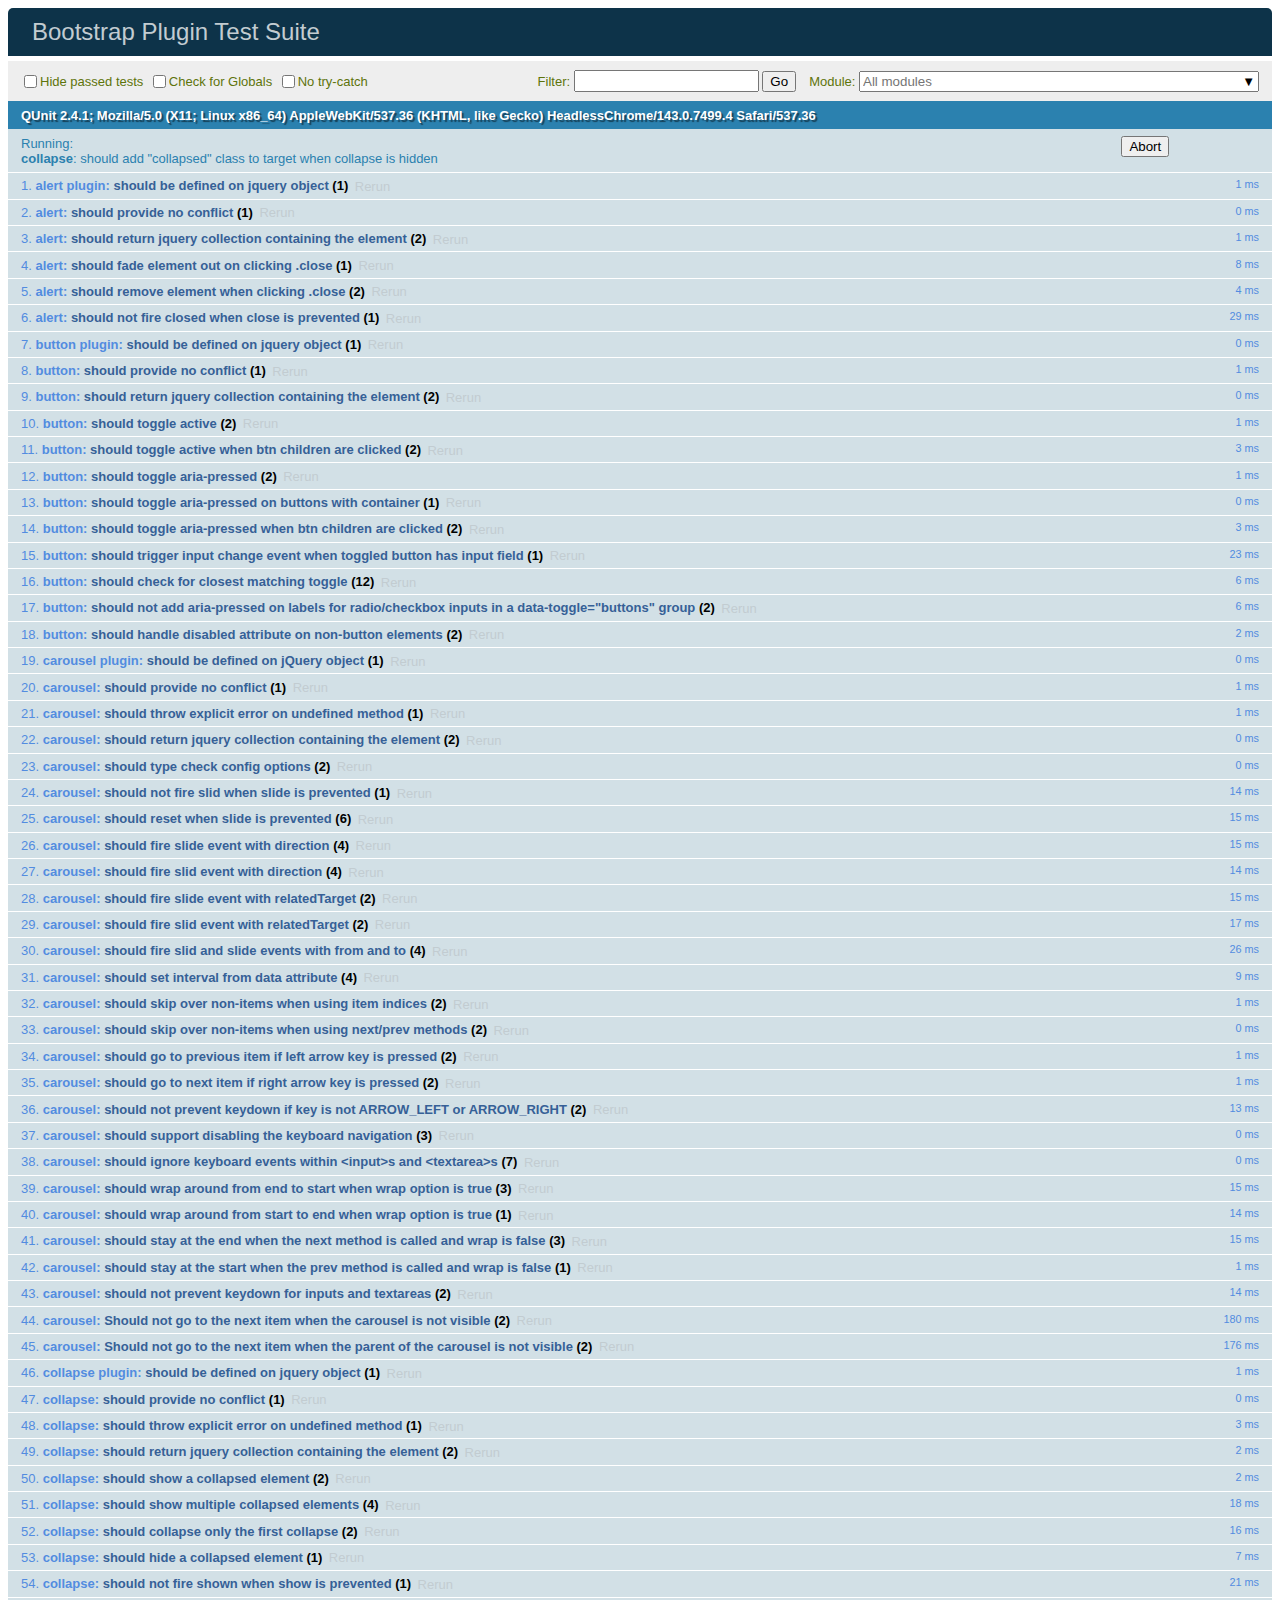
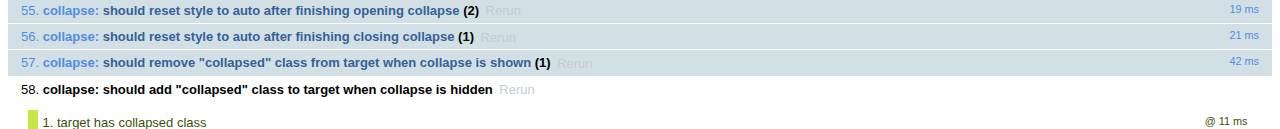
<file: fefef/bootstrap-4.0.0/js/tests/index.html>
<!doctype html>
<html lang="en">
  <head>
    <meta charset="utf-8">
    <meta name="viewport" content="width=device-width, initial-scale=1, shrink-to-fit=no">
    <title>Bootstrap Plugin Test Suite</title>

    <!-- jQuery -->
    <script>
      (function () {
        var path = '../../assets/js/vendor/jquery-slim.min.js'
        // get jquery param from the query string.
        var jQueryVersion = location.search.match(/[?&]jquery=(.*?)(?=&|$)/)

        // If a version was specified, use that version from our vendor folder
        if (jQueryVersion) {
          path = 'vendor/jquery-' + jQueryVersion[1] + '.min.js'
        }
        document.write('<script src="' + path + '"><\/script>')
      }())
    </script>
    <script src="../../assets/js/vendor/popper.min.js"></script>

    <!-- QUnit -->
    <link rel="stylesheet" href="vendor/qunit.css" media="screen">
    <script src="vendor/qunit.js"></script>

    <script>
      // Disable jQuery event aliases to ensure we don't accidentally use any of them
      [
        'blur',
        'focus',
        'focusin',
        'focusout',
        'resize',
        'scroll',
        'click',
        'dblclick',
        'mousedown',
        'mouseup',
        'mousemove',
        'mouseover',
        'mouseout',
        'mouseenter',
        'mouseleave',
        'change',
        'select',
        'submit',
        'keydown',
        'keypress',
        'keyup',
        'contextmenu'
      ].forEach(function(eventAlias) {
        $.fn[eventAlias] = function() {
          throw new Error('Using the ".' + eventAlias + '()" method is not allowed, so that Bootstrap can be compatible with custom jQuery builds which exclude the "event aliases" module that defines said method. See https://github.com/twbs/bootstrap/blob/master/CONTRIBUTING.md#js')
        }
      })

      // Require assert.expect in each test
      QUnit.config.requireExpects = true

      // See https://github.com/axemclion/grunt-saucelabs#test-result-details-with-qunit
      var log = []
      var testName

      QUnit.done(function(testResults) {
        var tests = []
        for (var i = 0; i < log.length; i++) {
          var details = log[i]
          tests.push({
            name: details.name,
            result: details.result,
            expected: details.expected,
            actual: details.actual,
            source: details.source
          })
        }
        testResults.tests = tests

        window.global_test_results = testResults
      })

      QUnit.testStart(function(testDetails) {
        QUnit.log(function(details) {
          if (!details.result) {
            details.name = testDetails.name
            log.push(details)
          }
        })
      })

      // Display fixture on-screen on iOS to avoid false positives
      // See https://github.com/twbs/bootstrap/pull/15955
      if (/iPhone|iPad|iPod/.test(navigator.userAgent)) {
        QUnit.begin(function() {
          $('#qunit-fixture').css({ top: 0, left: 0 })
        })

        QUnit.done(function() {
          $('#qunit-fixture').css({ top: '', left: '' })
        })
      }
    </script>

    <!-- Transpiled Plugins -->
    <script src="../dist/util.js"></script>
    <script src="../dist/alert.js"></script>
    <script src="../dist/button.js"></script>
    <script src="../dist/carousel.js"></script>
    <script src="../dist/collapse.js"></script>
    <script src="../dist/dropdown.js"></script>
    <script src="../dist/modal.js"></script>
    <script src="../dist/scrollspy.js"></script>
    <script src="../dist/tab.js"></script>
    <script src="../dist/tooltip.js"></script>
    <script src="../dist/popover.js"></script>

    <!-- Unit Tests -->
    <script src="unit/alert.js"></script>
    <script src="unit/button.js"></script>
    <script src="unit/carousel.js"></script>
    <script src="unit/collapse.js"></script>
    <script src="unit/dropdown.js"></script>
    <script src="unit/modal.js"></script>
    <script src="unit/scrollspy.js"></script>
    <script src="unit/tab.js"></script>
    <script src="unit/tooltip.js"></script>
    <script src="unit/popover.js"></script>
    <script src="unit/util.js"></script>
  </head>
  <body>
    <div id="qunit-container">
      <div id="qunit"></div>
      <div id="qunit-fixture"></div>
    </div>
  </body>
</html>
</file>
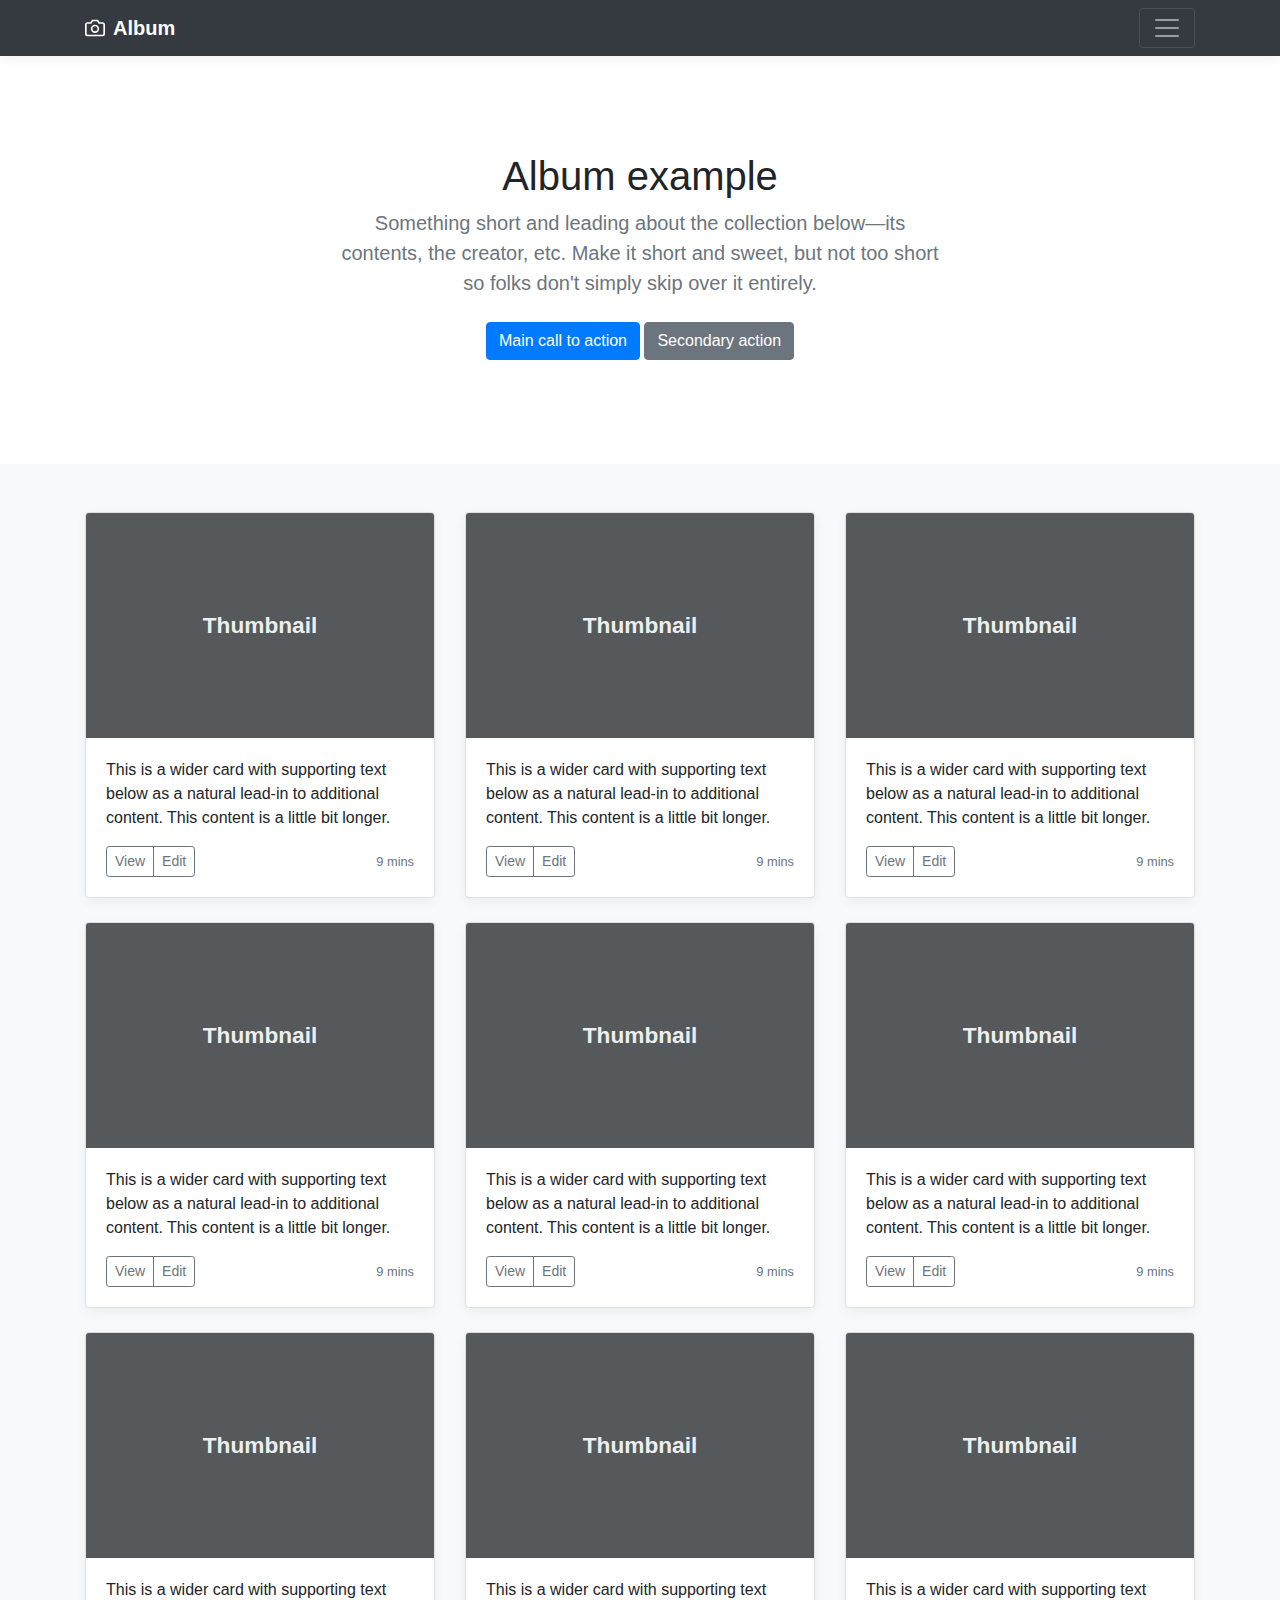
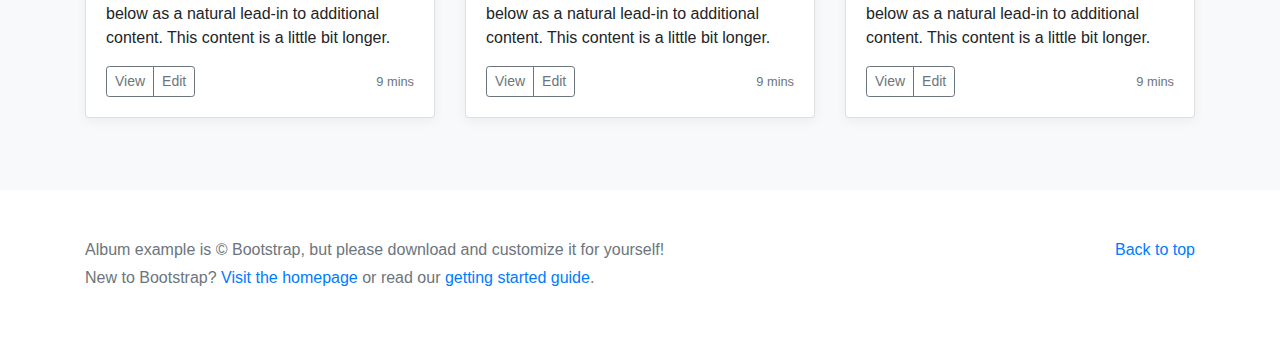
<file: fefef/bootstrap-4.0.0/docs/4.0/examples/album/index.html>
<!doctype html>
<html lang="en">
  <head>
    <meta charset="utf-8">
    <meta name="viewport" content="width=device-width, initial-scale=1, shrink-to-fit=no">
    <meta name="description" content="">
    <meta name="author" content="">
    <link rel="icon" href="../../../../favicon.ico">

    <title>Album example for Bootstrap</title>

    <!-- Bootstrap core CSS -->
    <link href="../../../../dist/css/bootstrap.min.css" rel="stylesheet">

    <!-- Custom styles for this template -->
    <link href="album.css" rel="stylesheet">
  </head>

  <body>

    <header>
      <div class="collapse bg-dark" id="navbarHeader">
        <div class="container">
          <div class="row">
            <div class="col-sm-8 col-md-7 py-4">
              <h4 class="text-white">About</h4>
              <p class="text-muted">Add some information about the album below, the author, or any other background context. Make it a few sentences long so folks can pick up some informative tidbits. Then, link them off to some social networking sites or contact information.</p>
            </div>
            <div class="col-sm-4 offset-md-1 py-4">
              <h4 class="text-white">Contact</h4>
              <ul class="list-unstyled">
                <li><a href="#" class="text-white">Follow on Twitter</a></li>
                <li><a href="#" class="text-white">Like on Facebook</a></li>
                <li><a href="#" class="text-white">Email me</a></li>
              </ul>
            </div>
          </div>
        </div>
      </div>
      <div class="navbar navbar-dark bg-dark box-shadow">
        <div class="container d-flex justify-content-between">
          <a href="#" class="navbar-brand d-flex align-items-center">
            <svg xmlns="http://www.w3.org/2000/svg" width="20" height="20" viewBox="0 0 24 24" fill="none" stroke="currentColor" stroke-width="2" stroke-linecap="round" stroke-linejoin="round" class="mr-2"><path d="M23 19a2 2 0 0 1-2 2H3a2 2 0 0 1-2-2V8a2 2 0 0 1 2-2h4l2-3h6l2 3h4a2 2 0 0 1 2 2z"></path><circle cx="12" cy="13" r="4"></circle></svg>
            <strong>Album</strong>
          </a>
          <button class="navbar-toggler" type="button" data-toggle="collapse" data-target="#navbarHeader" aria-controls="navbarHeader" aria-expanded="false" aria-label="Toggle navigation">
            <span class="navbar-toggler-icon"></span>
          </button>
        </div>
      </div>
    </header>

    <main role="main">

      <section class="jumbotron text-center">
        <div class="container">
          <h1 class="jumbotron-heading">Album example</h1>
          <p class="lead text-muted">Something short and leading about the collection below—its contents, the creator, etc. Make it short and sweet, but not too short so folks don't simply skip over it entirely.</p>
          <p>
            <a href="#" class="btn btn-primary my-2">Main call to action</a>
            <a href="#" class="btn btn-secondary my-2">Secondary action</a>
          </p>
        </div>
      </section>

      <div class="album py-5 bg-light">
        <div class="container">

          <div class="row">
            <div class="col-md-4">
              <div class="card mb-4 box-shadow">
                <img class="card-img-top" data-src="holder.js/100px225?theme=thumb&bg=55595c&fg=eceeef&text=Thumbnail" alt="Card image cap">
                <div class="card-body">
                  <p class="card-text">This is a wider card with supporting text below as a natural lead-in to additional content. This content is a little bit longer.</p>
                  <div class="d-flex justify-content-between align-items-center">
                    <div class="btn-group">
                      <button type="button" class="btn btn-sm btn-outline-secondary">View</button>
                      <button type="button" class="btn btn-sm btn-outline-secondary">Edit</button>
                    </div>
                    <small class="text-muted">9 mins</small>
                  </div>
                </div>
              </div>
            </div>
            <div class="col-md-4">
              <div class="card mb-4 box-shadow">
                <img class="card-img-top" data-src="holder.js/100px225?theme=thumb&bg=55595c&fg=eceeef&text=Thumbnail" alt="Card image cap">
                <div class="card-body">
                  <p class="card-text">This is a wider card with supporting text below as a natural lead-in to additional content. This content is a little bit longer.</p>
                  <div class="d-flex justify-content-between align-items-center">
                    <div class="btn-group">
                      <button type="button" class="btn btn-sm btn-outline-secondary">View</button>
                      <button type="button" class="btn btn-sm btn-outline-secondary">Edit</button>
                    </div>
                    <small class="text-muted">9 mins</small>
                  </div>
                </div>
              </div>
            </div>
            <div class="col-md-4">
              <div class="card mb-4 box-shadow">
                <img class="card-img-top" data-src="holder.js/100px225?theme=thumb&bg=55595c&fg=eceeef&text=Thumbnail" alt="Card image cap">
                <div class="card-body">
                  <p class="card-text">This is a wider card with supporting text below as a natural lead-in to additional content. This content is a little bit longer.</p>
                  <div class="d-flex justify-content-between align-items-center">
                    <div class="btn-group">
                      <button type="button" class="btn btn-sm btn-outline-secondary">View</button>
                      <button type="button" class="btn btn-sm btn-outline-secondary">Edit</button>
                    </div>
                    <small class="text-muted">9 mins</small>
                  </div>
                </div>
              </div>
            </div>

            <div class="col-md-4">
              <div class="card mb-4 box-shadow">
                <img class="card-img-top" data-src="holder.js/100px225?theme=thumb&bg=55595c&fg=eceeef&text=Thumbnail" alt="Card image cap">
                <div class="card-body">
                  <p class="card-text">This is a wider card with supporting text below as a natural lead-in to additional content. This content is a little bit longer.</p>
                  <div class="d-flex justify-content-between align-items-center">
                    <div class="btn-group">
                      <button type="button" class="btn btn-sm btn-outline-secondary">View</button>
                      <button type="button" class="btn btn-sm btn-outline-secondary">Edit</button>
                    </div>
                    <small class="text-muted">9 mins</small>
                  </div>
                </div>
              </div>
            </div>
            <div class="col-md-4">
              <div class="card mb-4 box-shadow">
                <img class="card-img-top" data-src="holder.js/100px225?theme=thumb&bg=55595c&fg=eceeef&text=Thumbnail" alt="Card image cap">
                <div class="card-body">
                  <p class="card-text">This is a wider card with supporting text below as a natural lead-in to additional content. This content is a little bit longer.</p>
                  <div class="d-flex justify-content-between align-items-center">
                    <div class="btn-group">
                      <button type="button" class="btn btn-sm btn-outline-secondary">View</button>
                      <button type="button" class="btn btn-sm btn-outline-secondary">Edit</button>
                    </div>
                    <small class="text-muted">9 mins</small>
                  </div>
                </div>
              </div>
            </div>
            <div class="col-md-4">
              <div class="card mb-4 box-shadow">
                <img class="card-img-top" data-src="holder.js/100px225?theme=thumb&bg=55595c&fg=eceeef&text=Thumbnail" alt="Card image cap">
                <div class="card-body">
                  <p class="card-text">This is a wider card with supporting text below as a natural lead-in to additional content. This content is a little bit longer.</p>
                  <div class="d-flex justify-content-between align-items-center">
                    <div class="btn-group">
                      <button type="button" class="btn btn-sm btn-outline-secondary">View</button>
                      <button type="button" class="btn btn-sm btn-outline-secondary">Edit</button>
                    </div>
                    <small class="text-muted">9 mins</small>
                  </div>
                </div>
              </div>
            </div>

            <div class="col-md-4">
              <div class="card mb-4 box-shadow">
                <img class="card-img-top" data-src="holder.js/100px225?theme=thumb&bg=55595c&fg=eceeef&text=Thumbnail" alt="Card image cap">
                <div class="card-body">
                  <p class="card-text">This is a wider card with supporting text below as a natural lead-in to additional content. This content is a little bit longer.</p>
                  <div class="d-flex justify-content-between align-items-center">
                    <div class="btn-group">
                      <button type="button" class="btn btn-sm btn-outline-secondary">View</button>
                      <button type="button" class="btn btn-sm btn-outline-secondary">Edit</button>
                    </div>
                    <small class="text-muted">9 mins</small>
                  </div>
                </div>
              </div>
            </div>
            <div class="col-md-4">
              <div class="card mb-4 box-shadow">
                <img class="card-img-top" data-src="holder.js/100px225?theme=thumb&bg=55595c&fg=eceeef&text=Thumbnail" alt="Card image cap">
                <div class="card-body">
                  <p class="card-text">This is a wider card with supporting text below as a natural lead-in to additional content. This content is a little bit longer.</p>
                  <div class="d-flex justify-content-between align-items-center">
                    <div class="btn-group">
                      <button type="button" class="btn btn-sm btn-outline-secondary">View</button>
                      <button type="button" class="btn btn-sm btn-outline-secondary">Edit</button>
                    </div>
                    <small class="text-muted">9 mins</small>
                  </div>
                </div>
              </div>
            </div>
            <div class="col-md-4">
              <div class="card mb-4 box-shadow">
                <img class="card-img-top" data-src="holder.js/100px225?theme=thumb&bg=55595c&fg=eceeef&text=Thumbnail" alt="Card image cap">
                <div class="card-body">
                  <p class="card-text">This is a wider card with supporting text below as a natural lead-in to additional content. This content is a little bit longer.</p>
                  <div class="d-flex justify-content-between align-items-center">
                    <div class="btn-group">
                      <button type="button" class="btn btn-sm btn-outline-secondary">View</button>
                      <button type="button" class="btn btn-sm btn-outline-secondary">Edit</button>
                    </div>
                    <small class="text-muted">9 mins</small>
                  </div>
                </div>
              </div>
            </div>
          </div>
        </div>
      </div>

    </main>

    <footer class="text-muted">
      <div class="container">
        <p class="float-right">
          <a href="#">Back to top</a>
        </p>
        <p>Album example is &copy; Bootstrap, but please download and customize it for yourself!</p>
        <p>New to Bootstrap? <a href="../../">Visit the homepage</a> or read our <a href="../../getting-started/">getting started guide</a>.</p>
      </div>
    </footer>

    <!-- Bootstrap core JavaScript
    ================================================== -->
    <!-- Placed at the end of the document so the pages load faster -->
    <script src="https://code.jquery.com/jquery-3.2.1.slim.min.js" integrity="sha384-KJ3o2DKtIkvYIK3UENzmM7KCkRr/rE9/Qpg6aAZGJwFDMVNA/GpGFF93hXpG5KkN" crossorigin="anonymous"></script>
    <script>window.jQuery || document.write('<script src="../../../../assets/js/vendor/jquery-slim.min.js"><\/script>')</script>
    <script src="../../../../assets/js/vendor/popper.min.js"></script>
    <script src="../../../../dist/js/bootstrap.min.js"></script>
    <script src="../../../../assets/js/vendor/holder.min.js"></script>
  </body>
</html>
</file>
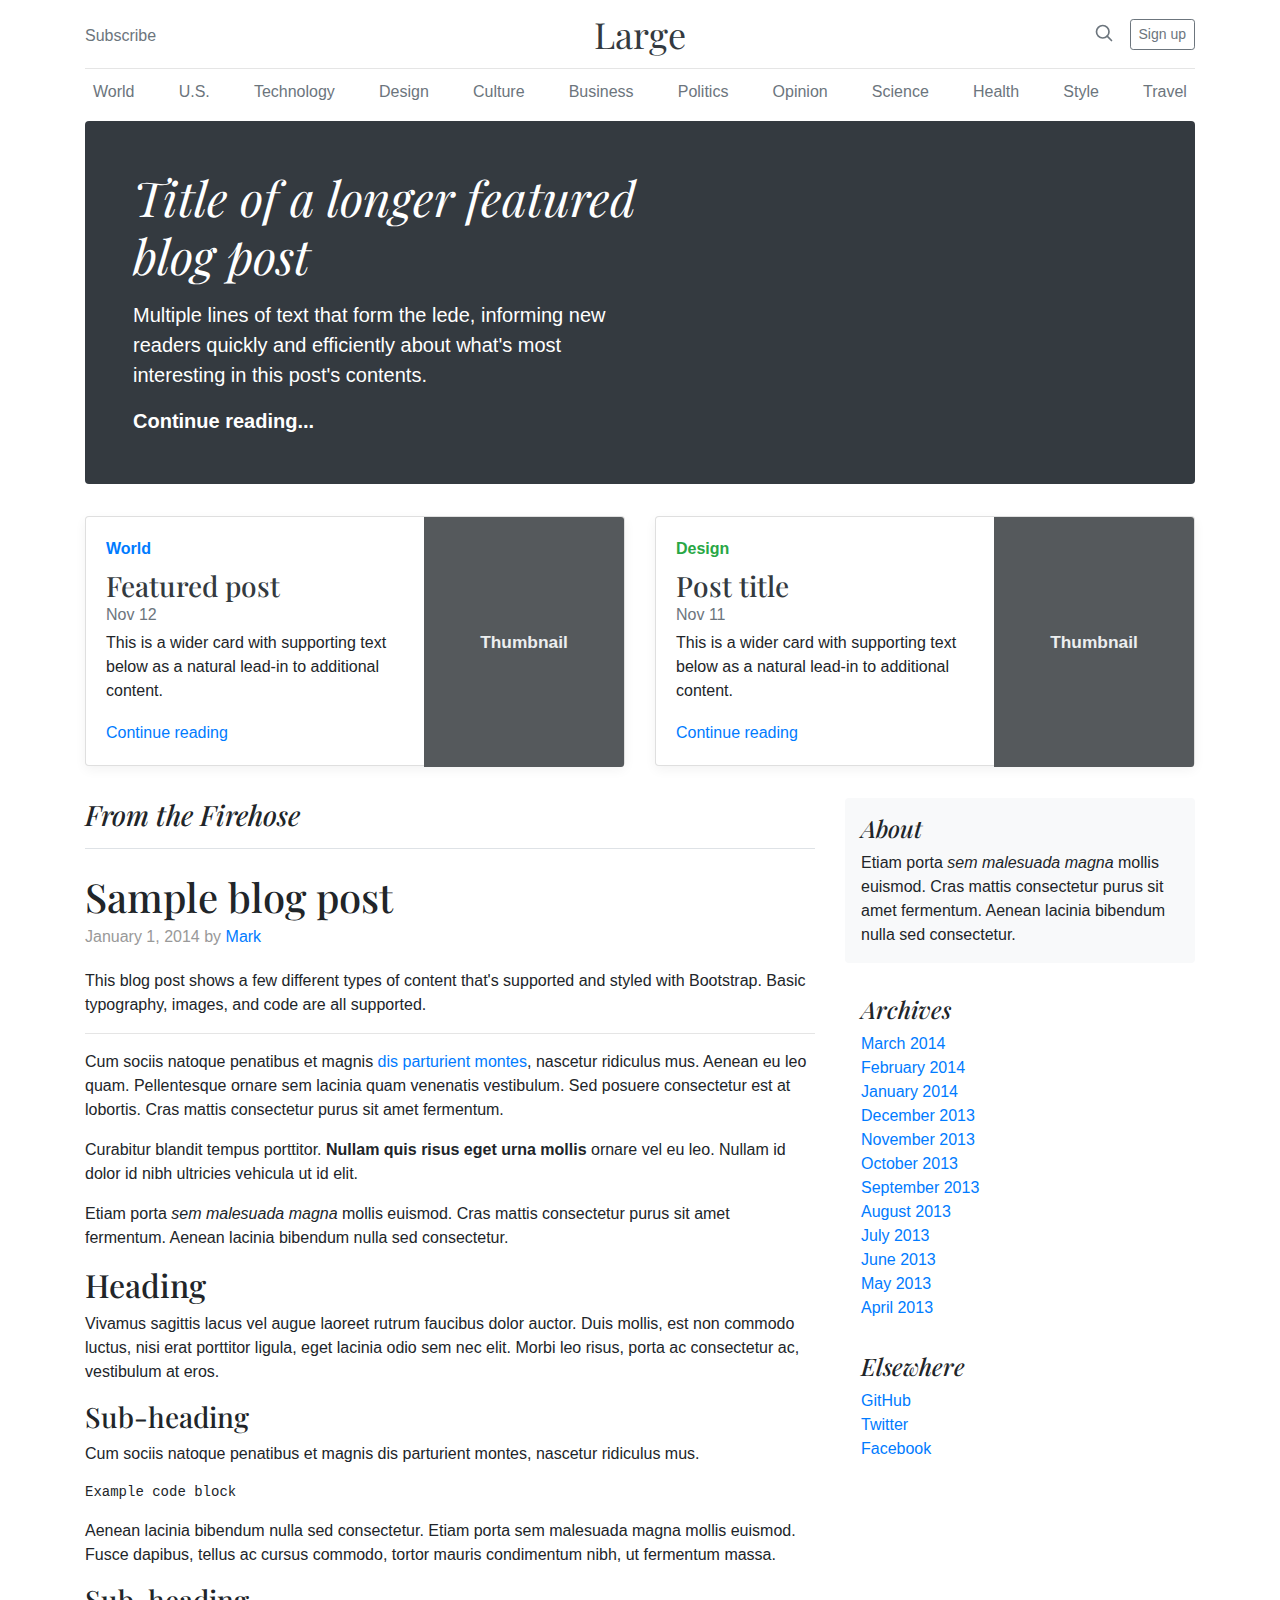
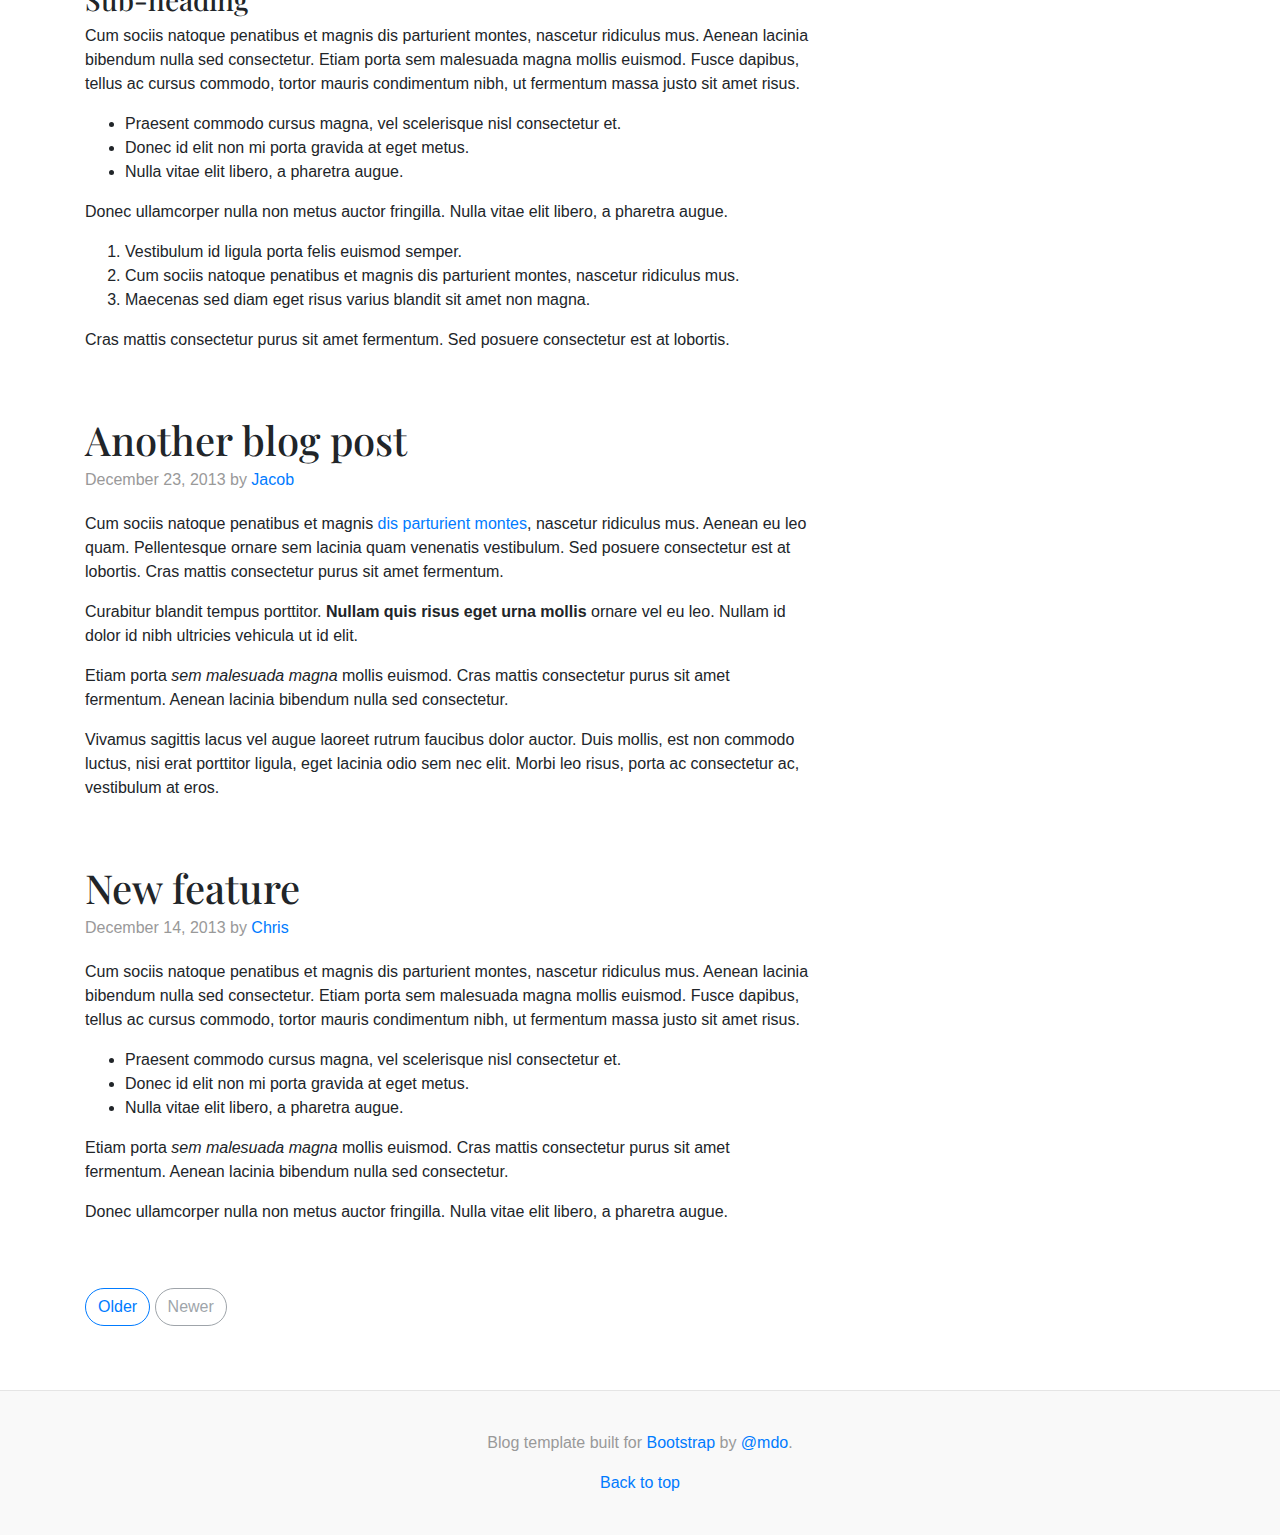
<file: fefef/bootstrap-4.0.0/docs/4.0/examples/blog/index.html>
<!doctype html>
<html lang="en">
  <head>
    <meta charset="utf-8">
    <meta name="viewport" content="width=device-width, initial-scale=1, shrink-to-fit=no">
    <meta name="description" content="">
    <meta name="author" content="">
    <link rel="icon" href="../../../../favicon.ico">

    <title>Blog Template for Bootstrap</title>

    <!-- Bootstrap core CSS -->
    <link href="../../../../dist/css/bootstrap.min.css" rel="stylesheet">

    <!-- Custom styles for this template -->
    <link href="https://fonts.googleapis.com/css?family=Playfair+Display:700,900" rel="stylesheet">
    <link href="blog.css" rel="stylesheet">
  </head>

  <body>

    <div class="container">
      <header class="blog-header py-3">
        <div class="row flex-nowrap justify-content-between align-items-center">
          <div class="col-4 pt-1">
            <a class="text-muted" href="#">Subscribe</a>
          </div>
          <div class="col-4 text-center">
            <a class="blog-header-logo text-dark" href="#">Large</a>
          </div>
          <div class="col-4 d-flex justify-content-end align-items-center">
            <a class="text-muted" href="#">
              <svg xmlns="http://www.w3.org/2000/svg" width="20" height="20" viewBox="0 0 24 24" fill="none" stroke="currentColor" stroke-width="2" stroke-linecap="round" stroke-linejoin="round" class="mx-3"><circle cx="10.5" cy="10.5" r="7.5"></circle><line x1="21" y1="21" x2="15.8" y2="15.8"></line></svg>
            </a>
            <a class="btn btn-sm btn-outline-secondary" href="#">Sign up</a>
          </div>
        </div>
      </header>

      <div class="nav-scroller py-1 mb-2">
        <nav class="nav d-flex justify-content-between">
          <a class="p-2 text-muted" href="#">World</a>
          <a class="p-2 text-muted" href="#">U.S.</a>
          <a class="p-2 text-muted" href="#">Technology</a>
          <a class="p-2 text-muted" href="#">Design</a>
          <a class="p-2 text-muted" href="#">Culture</a>
          <a class="p-2 text-muted" href="#">Business</a>
          <a class="p-2 text-muted" href="#">Politics</a>
          <a class="p-2 text-muted" href="#">Opinion</a>
          <a class="p-2 text-muted" href="#">Science</a>
          <a class="p-2 text-muted" href="#">Health</a>
          <a class="p-2 text-muted" href="#">Style</a>
          <a class="p-2 text-muted" href="#">Travel</a>
        </nav>
      </div>

      <div class="jumbotron p-3 p-md-5 text-white rounded bg-dark">
        <div class="col-md-6 px-0">
          <h1 class="display-4 font-italic">Title of a longer featured blog post</h1>
          <p class="lead my-3">Multiple lines of text that form the lede, informing new readers quickly and efficiently about what's most interesting in this post's contents.</p>
          <p class="lead mb-0"><a href="#" class="text-white font-weight-bold">Continue reading...</a></p>
        </div>
      </div>

      <div class="row mb-2">
        <div class="col-md-6">
          <div class="card flex-md-row mb-4 box-shadow h-md-250">
            <div class="card-body d-flex flex-column align-items-start">
              <strong class="d-inline-block mb-2 text-primary">World</strong>
              <h3 class="mb-0">
                <a class="text-dark" href="#">Featured post</a>
              </h3>
              <div class="mb-1 text-muted">Nov 12</div>
              <p class="card-text mb-auto">This is a wider card with supporting text below as a natural lead-in to additional content.</p>
              <a href="#">Continue reading</a>
            </div>
            <img class="card-img-right flex-auto d-none d-md-block" data-src="holder.js/200x250?theme=thumb" alt="Card image cap">
          </div>
        </div>
        <div class="col-md-6">
          <div class="card flex-md-row mb-4 box-shadow h-md-250">
            <div class="card-body d-flex flex-column align-items-start">
              <strong class="d-inline-block mb-2 text-success">Design</strong>
              <h3 class="mb-0">
                <a class="text-dark" href="#">Post title</a>
              </h3>
              <div class="mb-1 text-muted">Nov 11</div>
              <p class="card-text mb-auto">This is a wider card with supporting text below as a natural lead-in to additional content.</p>
              <a href="#">Continue reading</a>
            </div>
            <img class="card-img-right flex-auto d-none d-md-block" data-src="holder.js/200x250?theme=thumb" alt="Card image cap">
          </div>
        </div>
      </div>
    </div>

    <main role="main" class="container">
      <div class="row">
        <div class="col-md-8 blog-main">
          <h3 class="pb-3 mb-4 font-italic border-bottom">
            From the Firehose
          </h3>

          <div class="blog-post">
            <h2 class="blog-post-title">Sample blog post</h2>
            <p class="blog-post-meta">January 1, 2014 by <a href="#">Mark</a></p>

            <p>This blog post shows a few different types of content that's supported and styled with Bootstrap. Basic typography, images, and code are all supported.</p>
            <hr>
            <p>Cum sociis natoque penatibus et magnis <a href="#">dis parturient montes</a>, nascetur ridiculus mus. Aenean eu leo quam. Pellentesque ornare sem lacinia quam venenatis vestibulum. Sed posuere consectetur est at lobortis. Cras mattis consectetur purus sit amet fermentum.</p>
            <blockquote>
              <p>Curabitur blandit tempus porttitor. <strong>Nullam quis risus eget urna mollis</strong> ornare vel eu leo. Nullam id dolor id nibh ultricies vehicula ut id elit.</p>
            </blockquote>
            <p>Etiam porta <em>sem malesuada magna</em> mollis euismod. Cras mattis consectetur purus sit amet fermentum. Aenean lacinia bibendum nulla sed consectetur.</p>
            <h2>Heading</h2>
            <p>Vivamus sagittis lacus vel augue laoreet rutrum faucibus dolor auctor. Duis mollis, est non commodo luctus, nisi erat porttitor ligula, eget lacinia odio sem nec elit. Morbi leo risus, porta ac consectetur ac, vestibulum at eros.</p>
            <h3>Sub-heading</h3>
            <p>Cum sociis natoque penatibus et magnis dis parturient montes, nascetur ridiculus mus.</p>
            <pre><code>Example code block</code></pre>
            <p>Aenean lacinia bibendum nulla sed consectetur. Etiam porta sem malesuada magna mollis euismod. Fusce dapibus, tellus ac cursus commodo, tortor mauris condimentum nibh, ut fermentum massa.</p>
            <h3>Sub-heading</h3>
            <p>Cum sociis natoque penatibus et magnis dis parturient montes, nascetur ridiculus mus. Aenean lacinia bibendum nulla sed consectetur. Etiam porta sem malesuada magna mollis euismod. Fusce dapibus, tellus ac cursus commodo, tortor mauris condimentum nibh, ut fermentum massa justo sit amet risus.</p>
            <ul>
              <li>Praesent commodo cursus magna, vel scelerisque nisl consectetur et.</li>
              <li>Donec id elit non mi porta gravida at eget metus.</li>
              <li>Nulla vitae elit libero, a pharetra augue.</li>
            </ul>
            <p>Donec ullamcorper nulla non metus auctor fringilla. Nulla vitae elit libero, a pharetra augue.</p>
            <ol>
              <li>Vestibulum id ligula porta felis euismod semper.</li>
              <li>Cum sociis natoque penatibus et magnis dis parturient montes, nascetur ridiculus mus.</li>
              <li>Maecenas sed diam eget risus varius blandit sit amet non magna.</li>
            </ol>
            <p>Cras mattis consectetur purus sit amet fermentum. Sed posuere consectetur est at lobortis.</p>
          </div><!-- /.blog-post -->

          <div class="blog-post">
            <h2 class="blog-post-title">Another blog post</h2>
            <p class="blog-post-meta">December 23, 2013 by <a href="#">Jacob</a></p>

            <p>Cum sociis natoque penatibus et magnis <a href="#">dis parturient montes</a>, nascetur ridiculus mus. Aenean eu leo quam. Pellentesque ornare sem lacinia quam venenatis vestibulum. Sed posuere consectetur est at lobortis. Cras mattis consectetur purus sit amet fermentum.</p>
            <blockquote>
              <p>Curabitur blandit tempus porttitor. <strong>Nullam quis risus eget urna mollis</strong> ornare vel eu leo. Nullam id dolor id nibh ultricies vehicula ut id elit.</p>
            </blockquote>
            <p>Etiam porta <em>sem malesuada magna</em> mollis euismod. Cras mattis consectetur purus sit amet fermentum. Aenean lacinia bibendum nulla sed consectetur.</p>
            <p>Vivamus sagittis lacus vel augue laoreet rutrum faucibus dolor auctor. Duis mollis, est non commodo luctus, nisi erat porttitor ligula, eget lacinia odio sem nec elit. Morbi leo risus, porta ac consectetur ac, vestibulum at eros.</p>
          </div><!-- /.blog-post -->

          <div class="blog-post">
            <h2 class="blog-post-title">New feature</h2>
            <p class="blog-post-meta">December 14, 2013 by <a href="#">Chris</a></p>

            <p>Cum sociis natoque penatibus et magnis dis parturient montes, nascetur ridiculus mus. Aenean lacinia bibendum nulla sed consectetur. Etiam porta sem malesuada magna mollis euismod. Fusce dapibus, tellus ac cursus commodo, tortor mauris condimentum nibh, ut fermentum massa justo sit amet risus.</p>
            <ul>
              <li>Praesent commodo cursus magna, vel scelerisque nisl consectetur et.</li>
              <li>Donec id elit non mi porta gravida at eget metus.</li>
              <li>Nulla vitae elit libero, a pharetra augue.</li>
            </ul>
            <p>Etiam porta <em>sem malesuada magna</em> mollis euismod. Cras mattis consectetur purus sit amet fermentum. Aenean lacinia bibendum nulla sed consectetur.</p>
            <p>Donec ullamcorper nulla non metus auctor fringilla. Nulla vitae elit libero, a pharetra augue.</p>
          </div><!-- /.blog-post -->

          <nav class="blog-pagination">
            <a class="btn btn-outline-primary" href="#">Older</a>
            <a class="btn btn-outline-secondary disabled" href="#">Newer</a>
          </nav>

        </div><!-- /.blog-main -->

        <aside class="col-md-4 blog-sidebar">
          <div class="p-3 mb-3 bg-light rounded">
            <h4 class="font-italic">About</h4>
            <p class="mb-0">Etiam porta <em>sem malesuada magna</em> mollis euismod. Cras mattis consectetur purus sit amet fermentum. Aenean lacinia bibendum nulla sed consectetur.</p>
          </div>

          <div class="p-3">
            <h4 class="font-italic">Archives</h4>
            <ol class="list-unstyled mb-0">
              <li><a href="#">March 2014</a></li>
              <li><a href="#">February 2014</a></li>
              <li><a href="#">January 2014</a></li>
              <li><a href="#">December 2013</a></li>
              <li><a href="#">November 2013</a></li>
              <li><a href="#">October 2013</a></li>
              <li><a href="#">September 2013</a></li>
              <li><a href="#">August 2013</a></li>
              <li><a href="#">July 2013</a></li>
              <li><a href="#">June 2013</a></li>
              <li><a href="#">May 2013</a></li>
              <li><a href="#">April 2013</a></li>
            </ol>
          </div>

          <div class="p-3">
            <h4 class="font-italic">Elsewhere</h4>
            <ol class="list-unstyled">
              <li><a href="#">GitHub</a></li>
              <li><a href="#">Twitter</a></li>
              <li><a href="#">Facebook</a></li>
            </ol>
          </div>
        </aside><!-- /.blog-sidebar -->

      </div><!-- /.row -->

    </main><!-- /.container -->

    <footer class="blog-footer">
      <p>Blog template built for <a href="https://getbootstrap.com/">Bootstrap</a> by <a href="https://twitter.com/mdo">@mdo</a>.</p>
      <p>
        <a href="#">Back to top</a>
      </p>
    </footer>

    <!-- Bootstrap core JavaScript
    ================================================== -->
    <!-- Placed at the end of the document so the pages load faster -->
    <script src="https://code.jquery.com/jquery-3.2.1.slim.min.js" integrity="sha384-KJ3o2DKtIkvYIK3UENzmM7KCkRr/rE9/Qpg6aAZGJwFDMVNA/GpGFF93hXpG5KkN" crossorigin="anonymous"></script>
    <script>window.jQuery || document.write('<script src="../../../../assets/js/vendor/jquery-slim.min.js"><\/script>')</script>
    <script src="../../../../assets/js/vendor/popper.min.js"></script>
    <script src="../../../../dist/js/bootstrap.min.js"></script>
    <script src="../../../../assets/js/vendor/holder.min.js"></script>
    <script>
      Holder.addTheme('thumb', {
        bg: '#55595c',
        fg: '#eceeef',
        text: 'Thumbnail'
      });
    </script>
  </body>
</html>
</file>
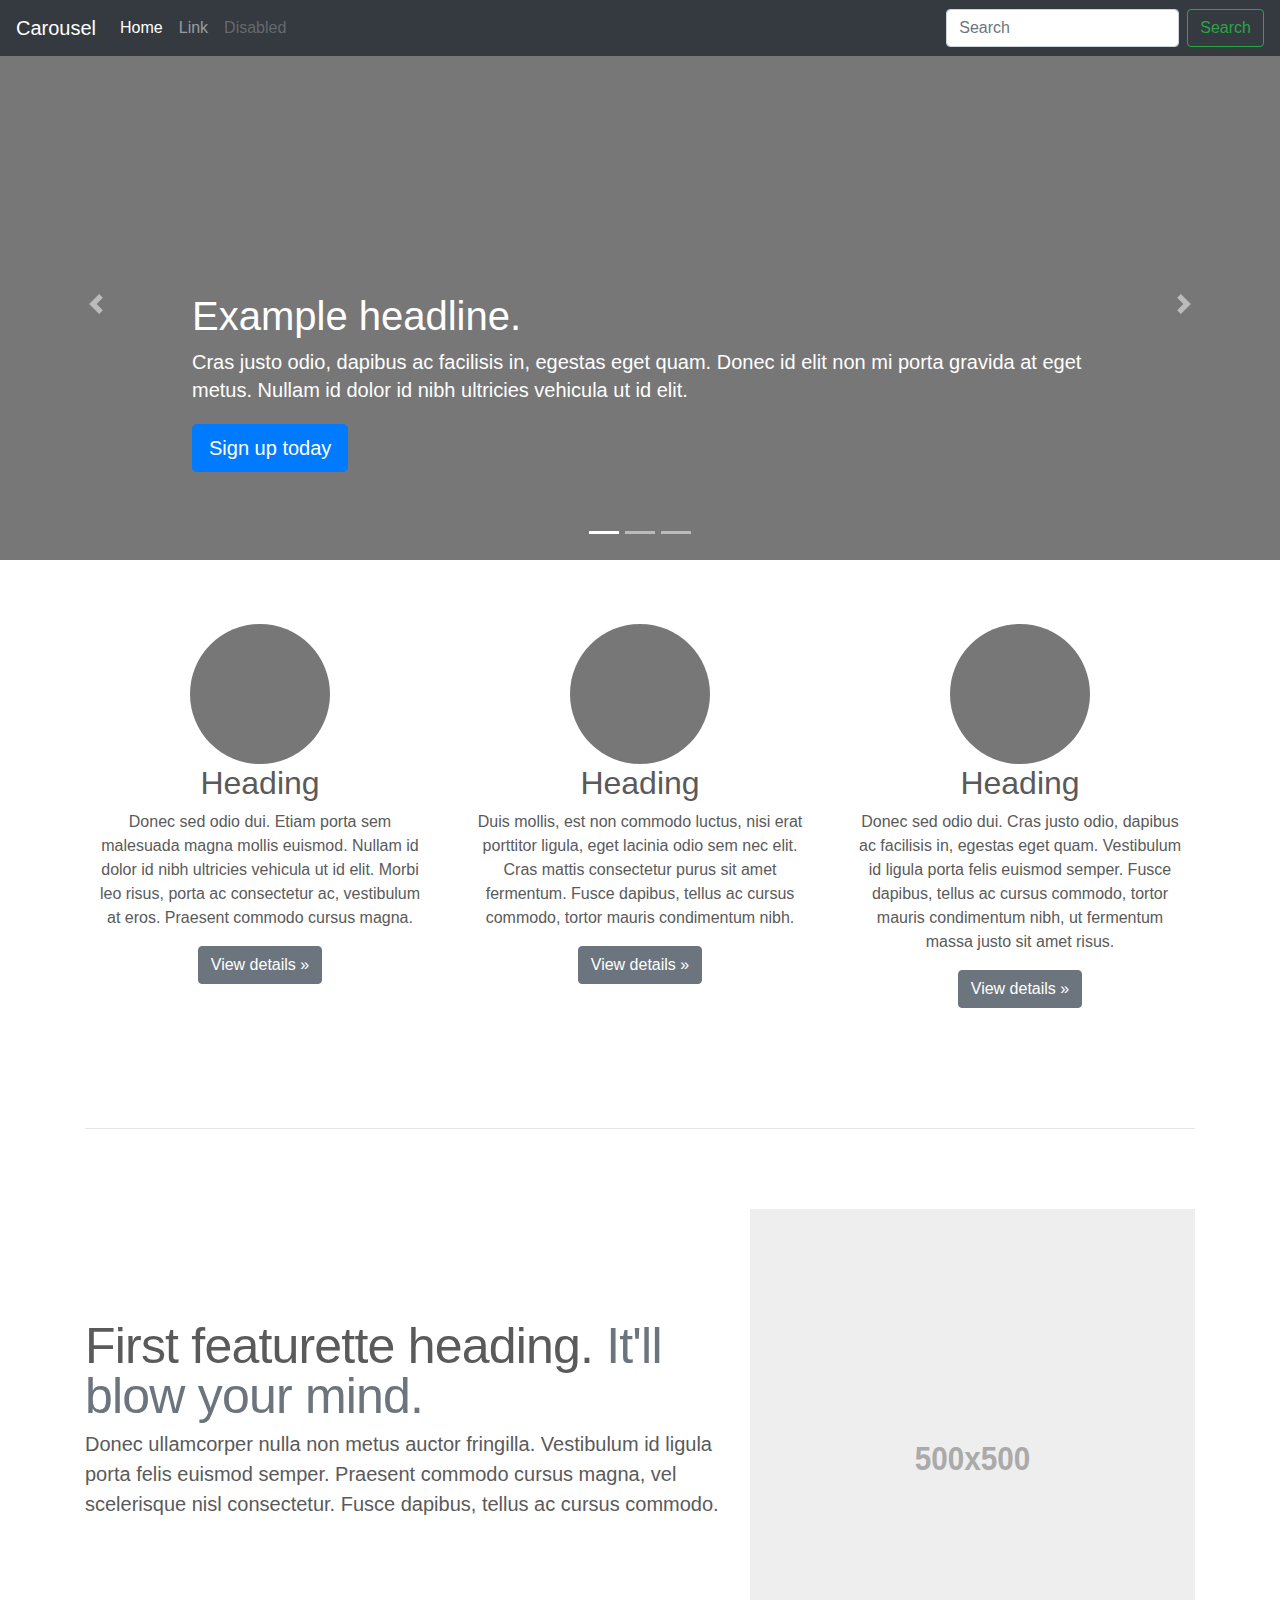
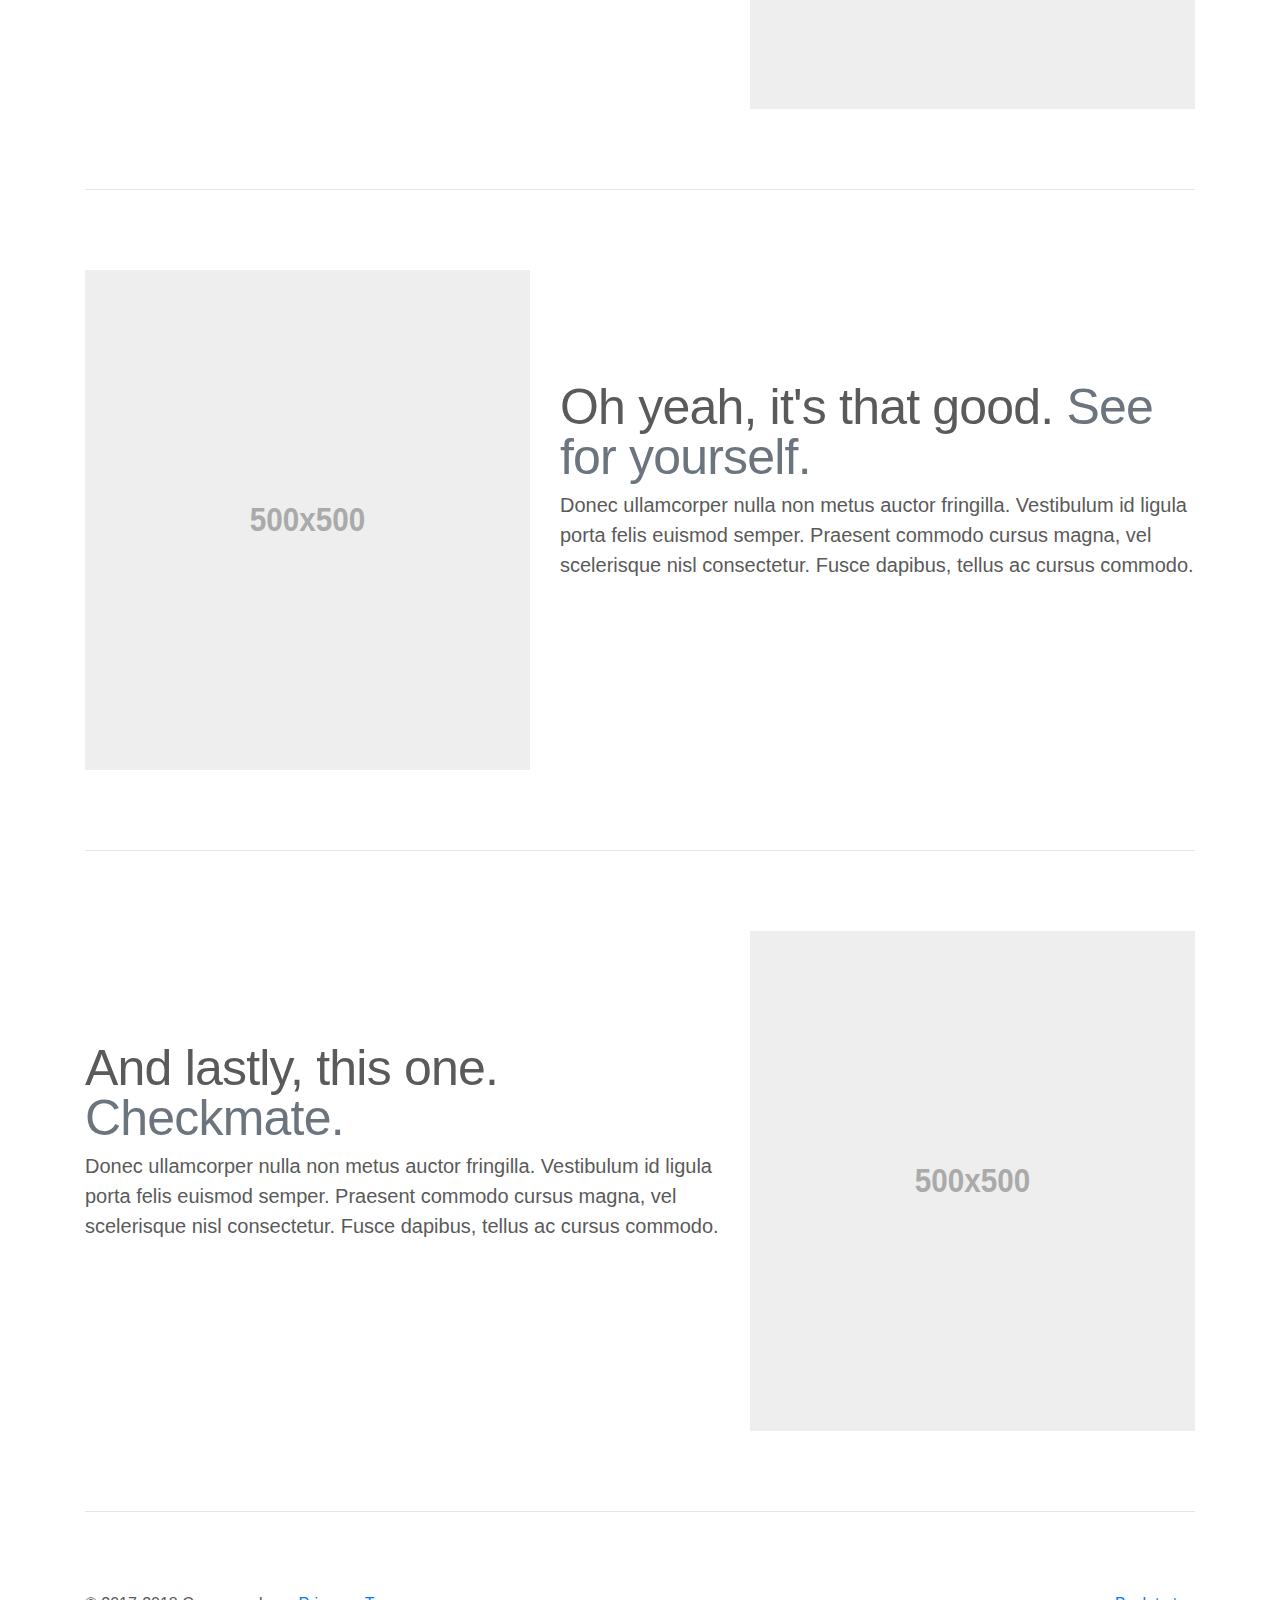
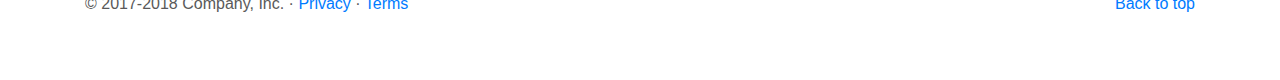
<file: fefef/bootstrap-4.0.0/docs/4.0/examples/carousel/index.html>
<!doctype html>
<html lang="en">
  <head>
    <meta charset="utf-8">
    <meta name="viewport" content="width=device-width, initial-scale=1, shrink-to-fit=no">
    <meta name="description" content="">
    <meta name="author" content="">
    <link rel="icon" href="../../../../favicon.ico">

    <title>Carousel Template for Bootstrap</title>

    <!-- Bootstrap core CSS -->
    <link href="../../../../dist/css/bootstrap.min.css" rel="stylesheet">

    <!-- Custom styles for this template -->
    <link href="carousel.css" rel="stylesheet">
  </head>
  <body>

    <header>
      <nav class="navbar navbar-expand-md navbar-dark fixed-top bg-dark">
        <a class="navbar-brand" href="#">Carousel</a>
        <button class="navbar-toggler" type="button" data-toggle="collapse" data-target="#navbarCollapse" aria-controls="navbarCollapse" aria-expanded="false" aria-label="Toggle navigation">
          <span class="navbar-toggler-icon"></span>
        </button>
        <div class="collapse navbar-collapse" id="navbarCollapse">
          <ul class="navbar-nav mr-auto">
            <li class="nav-item active">
              <a class="nav-link" href="#">Home <span class="sr-only">(current)</span></a>
            </li>
            <li class="nav-item">
              <a class="nav-link" href="#">Link</a>
            </li>
            <li class="nav-item">
              <a class="nav-link disabled" href="#">Disabled</a>
            </li>
          </ul>
          <form class="form-inline mt-2 mt-md-0">
            <input class="form-control mr-sm-2" type="text" placeholder="Search" aria-label="Search">
            <button class="btn btn-outline-success my-2 my-sm-0" type="submit">Search</button>
          </form>
        </div>
      </nav>
    </header>

    <main role="main">

      <div id="myCarousel" class="carousel slide" data-ride="carousel">
        <ol class="carousel-indicators">
          <li data-target="#myCarousel" data-slide-to="0" class="active"></li>
          <li data-target="#myCarousel" data-slide-to="1"></li>
          <li data-target="#myCarousel" data-slide-to="2"></li>
        </ol>
        <div class="carousel-inner">
          <div class="carousel-item active">
            <img class="first-slide" src="[data-uri]" alt="First slide">
            <div class="container">
              <div class="carousel-caption text-left">
                <h1>Example headline.</h1>
                <p>Cras justo odio, dapibus ac facilisis in, egestas eget quam. Donec id elit non mi porta gravida at eget metus. Nullam id dolor id nibh ultricies vehicula ut id elit.</p>
                <p><a class="btn btn-lg btn-primary" href="#" role="button">Sign up today</a></p>
              </div>
            </div>
          </div>
          <div class="carousel-item">
            <img class="second-slide" src="[data-uri]" alt="Second slide">
            <div class="container">
              <div class="carousel-caption">
                <h1>Another example headline.</h1>
                <p>Cras justo odio, dapibus ac facilisis in, egestas eget quam. Donec id elit non mi porta gravida at eget metus. Nullam id dolor id nibh ultricies vehicula ut id elit.</p>
                <p><a class="btn btn-lg btn-primary" href="#" role="button">Learn more</a></p>
              </div>
            </div>
          </div>
          <div class="carousel-item">
            <img class="third-slide" src="[data-uri]" alt="Third slide">
            <div class="container">
              <div class="carousel-caption text-right">
                <h1>One more for good measure.</h1>
                <p>Cras justo odio, dapibus ac facilisis in, egestas eget quam. Donec id elit non mi porta gravida at eget metus. Nullam id dolor id nibh ultricies vehicula ut id elit.</p>
                <p><a class="btn btn-lg btn-primary" href="#" role="button">Browse gallery</a></p>
              </div>
            </div>
          </div>
        </div>
        <a class="carousel-control-prev" href="#myCarousel" role="button" data-slide="prev">
          <span class="carousel-control-prev-icon" aria-hidden="true"></span>
          <span class="sr-only">Previous</span>
        </a>
        <a class="carousel-control-next" href="#myCarousel" role="button" data-slide="next">
          <span class="carousel-control-next-icon" aria-hidden="true"></span>
          <span class="sr-only">Next</span>
        </a>
      </div>


      <!-- Marketing messaging and featurettes
      ================================================== -->
      <!-- Wrap the rest of the page in another container to center all the content. -->

      <div class="container marketing">

        <!-- Three columns of text below the carousel -->
        <div class="row">
          <div class="col-lg-4">
            <img class="rounded-circle" src="[data-uri]" alt="Generic placeholder image" width="140" height="140">
            <h2>Heading</h2>
            <p>Donec sed odio dui. Etiam porta sem malesuada magna mollis euismod. Nullam id dolor id nibh ultricies vehicula ut id elit. Morbi leo risus, porta ac consectetur ac, vestibulum at eros. Praesent commodo cursus magna.</p>
            <p><a class="btn btn-secondary" href="#" role="button">View details &raquo;</a></p>
          </div><!-- /.col-lg-4 -->
          <div class="col-lg-4">
            <img class="rounded-circle" src="[data-uri]" alt="Generic placeholder image" width="140" height="140">
            <h2>Heading</h2>
            <p>Duis mollis, est non commodo luctus, nisi erat porttitor ligula, eget lacinia odio sem nec elit. Cras mattis consectetur purus sit amet fermentum. Fusce dapibus, tellus ac cursus commodo, tortor mauris condimentum nibh.</p>
            <p><a class="btn btn-secondary" href="#" role="button">View details &raquo;</a></p>
          </div><!-- /.col-lg-4 -->
          <div class="col-lg-4">
            <img class="rounded-circle" src="[data-uri]" alt="Generic placeholder image" width="140" height="140">
            <h2>Heading</h2>
            <p>Donec sed odio dui. Cras justo odio, dapibus ac facilisis in, egestas eget quam. Vestibulum id ligula porta felis euismod semper. Fusce dapibus, tellus ac cursus commodo, tortor mauris condimentum nibh, ut fermentum massa justo sit amet risus.</p>
            <p><a class="btn btn-secondary" href="#" role="button">View details &raquo;</a></p>
          </div><!-- /.col-lg-4 -->
        </div><!-- /.row -->


        <!-- START THE FEATURETTES -->

        <hr class="featurette-divider">

        <div class="row featurette">
          <div class="col-md-7">
            <h2 class="featurette-heading">First featurette heading. <span class="text-muted">It'll blow your mind.</span></h2>
            <p class="lead">Donec ullamcorper nulla non metus auctor fringilla. Vestibulum id ligula porta felis euismod semper. Praesent commodo cursus magna, vel scelerisque nisl consectetur. Fusce dapibus, tellus ac cursus commodo.</p>
          </div>
          <div class="col-md-5">
            <img class="featurette-image img-fluid mx-auto" data-src="holder.js/500x500/auto" alt="Generic placeholder image">
          </div>
        </div>

        <hr class="featurette-divider">

        <div class="row featurette">
          <div class="col-md-7 order-md-2">
            <h2 class="featurette-heading">Oh yeah, it's that good. <span class="text-muted">See for yourself.</span></h2>
            <p class="lead">Donec ullamcorper nulla non metus auctor fringilla. Vestibulum id ligula porta felis euismod semper. Praesent commodo cursus magna, vel scelerisque nisl consectetur. Fusce dapibus, tellus ac cursus commodo.</p>
          </div>
          <div class="col-md-5 order-md-1">
            <img class="featurette-image img-fluid mx-auto" data-src="holder.js/500x500/auto" alt="Generic placeholder image">
          </div>
        </div>

        <hr class="featurette-divider">

        <div class="row featurette">
          <div class="col-md-7">
            <h2 class="featurette-heading">And lastly, this one. <span class="text-muted">Checkmate.</span></h2>
            <p class="lead">Donec ullamcorper nulla non metus auctor fringilla. Vestibulum id ligula porta felis euismod semper. Praesent commodo cursus magna, vel scelerisque nisl consectetur. Fusce dapibus, tellus ac cursus commodo.</p>
          </div>
          <div class="col-md-5">
            <img class="featurette-image img-fluid mx-auto" data-src="holder.js/500x500/auto" alt="Generic placeholder image">
          </div>
        </div>

        <hr class="featurette-divider">

        <!-- /END THE FEATURETTES -->

      </div><!-- /.container -->


      <!-- FOOTER -->
      <footer class="container">
        <p class="float-right"><a href="#">Back to top</a></p>
        <p>&copy; 2017-2018 Company, Inc. &middot; <a href="#">Privacy</a> &middot; <a href="#">Terms</a></p>
      </footer>
    </main>

    <!-- Bootstrap core JavaScript
    ================================================== -->
    <!-- Placed at the end of the document so the pages load faster -->
    <script src="https://code.jquery.com/jquery-3.2.1.slim.min.js" integrity="sha384-KJ3o2DKtIkvYIK3UENzmM7KCkRr/rE9/Qpg6aAZGJwFDMVNA/GpGFF93hXpG5KkN" crossorigin="anonymous"></script>
    <script>window.jQuery || document.write('<script src="../../../../assets/js/vendor/jquery-slim.min.js"><\/script>')</script>
    <script src="../../../../assets/js/vendor/popper.min.js"></script>
    <script src="../../../../dist/js/bootstrap.min.js"></script>
    <!-- Just to make our placeholder images work. Don't actually copy the next line! -->
    <script src="../../../../assets/js/vendor/holder.min.js"></script>
  </body>
</html>
</file>
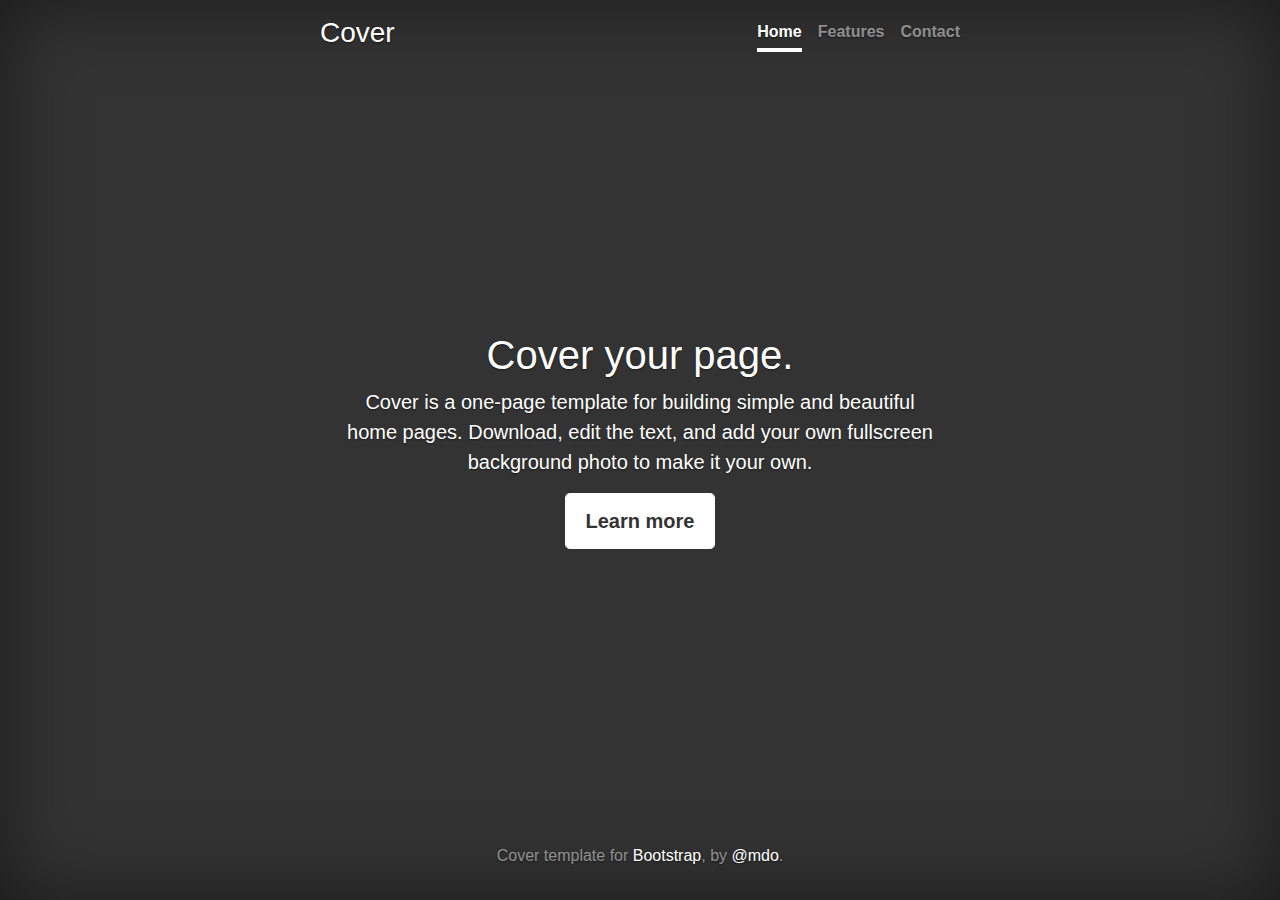
<file: fefef/bootstrap-4.0.0/docs/4.0/examples/cover/index.html>
<!doctype html>
<html lang="en">
  <head>
    <meta charset="utf-8">
    <meta name="viewport" content="width=device-width, initial-scale=1, shrink-to-fit=no">
    <meta name="description" content="">
    <meta name="author" content="">
    <link rel="icon" href="../../../../favicon.ico">

    <title>Cover Template for Bootstrap</title>

    <!-- Bootstrap core CSS -->
    <link href="../../../../dist/css/bootstrap.min.css" rel="stylesheet">

    <!-- Custom styles for this template -->
    <link href="cover.css" rel="stylesheet">
  </head>

  <body class="text-center">

    <div class="cover-container d-flex h-100 p-3 mx-auto flex-column">
      <header class="masthead mb-auto">
        <div class="inner">
          <h3 class="masthead-brand">Cover</h3>
          <nav class="nav nav-masthead justify-content-center">
            <a class="nav-link active" href="#">Home</a>
            <a class="nav-link" href="#">Features</a>
            <a class="nav-link" href="#">Contact</a>
          </nav>
        </div>
      </header>

      <main role="main" class="inner cover">
        <h1 class="cover-heading">Cover your page.</h1>
        <p class="lead">Cover is a one-page template for building simple and beautiful home pages. Download, edit the text, and add your own fullscreen background photo to make it your own.</p>
        <p class="lead">
          <a href="#" class="btn btn-lg btn-secondary">Learn more</a>
        </p>
      </main>

      <footer class="mastfoot mt-auto">
        <div class="inner">
          <p>Cover template for <a href="https://getbootstrap.com/">Bootstrap</a>, by <a href="https://twitter.com/mdo">@mdo</a>.</p>
        </div>
      </footer>
    </div>


    <!-- Bootstrap core JavaScript
    ================================================== -->
    <!-- Placed at the end of the document so the pages load faster -->
    <script src="https://code.jquery.com/jquery-3.2.1.slim.min.js" integrity="sha384-KJ3o2DKtIkvYIK3UENzmM7KCkRr/rE9/Qpg6aAZGJwFDMVNA/GpGFF93hXpG5KkN" crossorigin="anonymous"></script>
    <script>window.jQuery || document.write('<script src="../../../../assets/js/vendor/jquery-slim.min.js"><\/script>')</script>
    <script src="../../../../assets/js/vendor/popper.min.js"></script>
    <script src="../../../../dist/js/bootstrap.min.js"></script>
  </body>
</html>
</file>
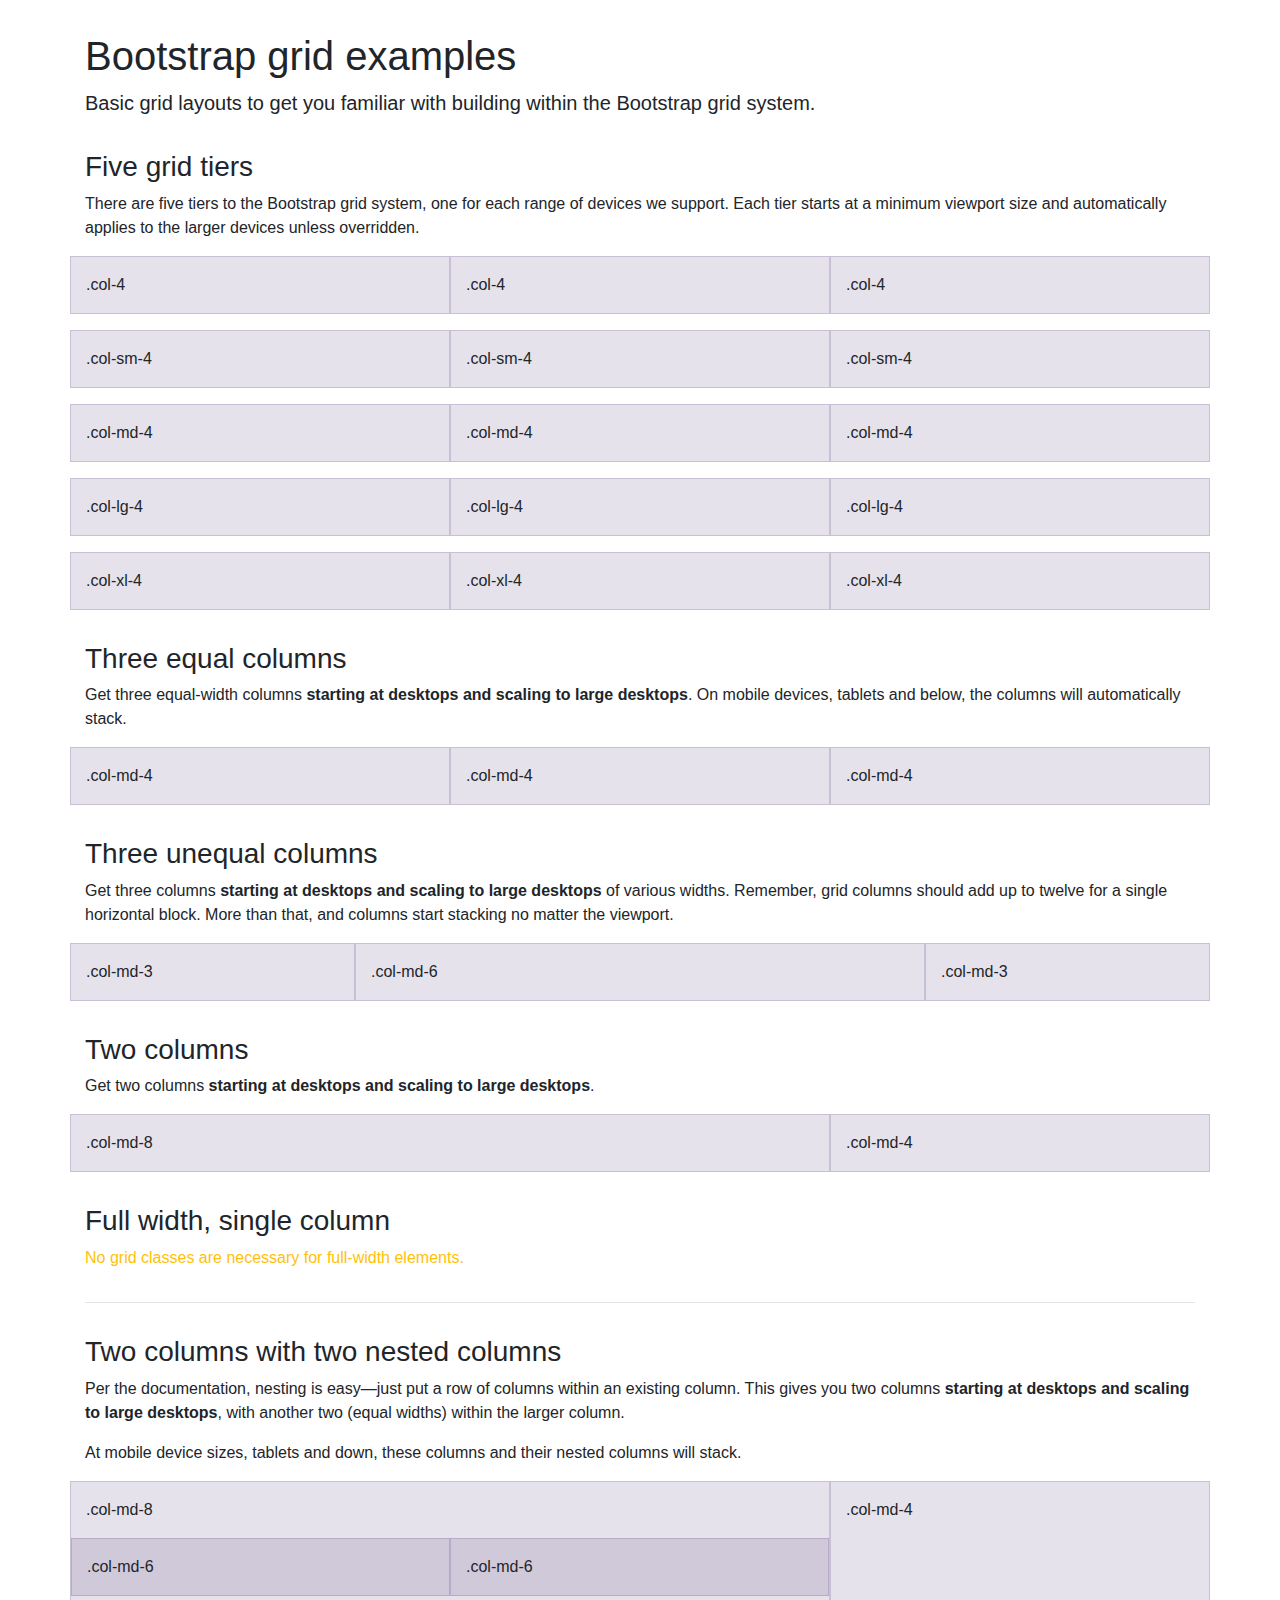
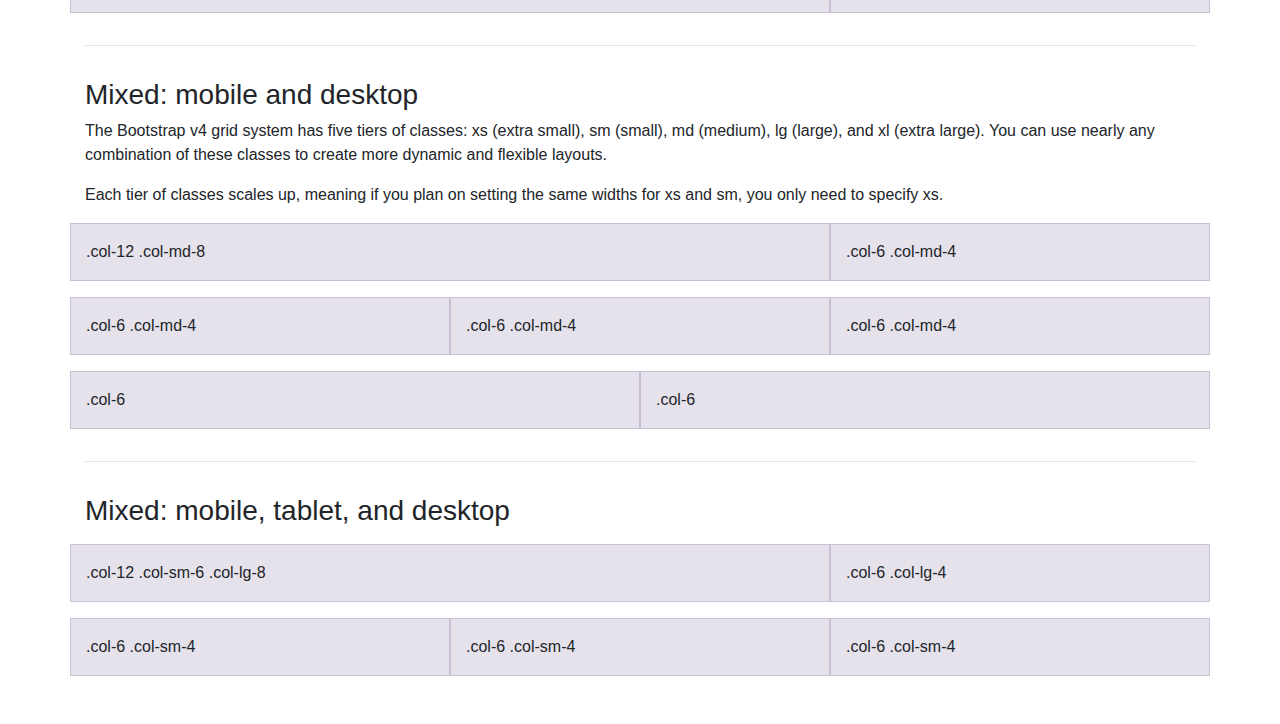
<file: fefef/bootstrap-4.0.0/docs/4.0/examples/grid/index.html>
<!doctype html>
<html lang="en">
  <head>
    <meta charset="utf-8">
    <meta name="viewport" content="width=device-width, initial-scale=1, shrink-to-fit=no">
    <meta name="description" content="">
    <meta name="author" content="">
    <link rel="icon" href="../../../../favicon.ico">

    <title>Grid Template for Bootstrap</title>

    <!-- Bootstrap core CSS -->
    <link href="../../../../dist/css/bootstrap.min.css" rel="stylesheet">

    <!-- Custom styles for this template -->
    <link href="grid.css" rel="stylesheet">
  </head>

  <body>
    <div class="container">

      <h1>Bootstrap grid examples</h1>
      <p class="lead">Basic grid layouts to get you familiar with building within the Bootstrap grid system.</p>

      <h3>Five grid tiers</h3>
      <p>There are five tiers to the Bootstrap grid system, one for each range of devices we support. Each tier starts at a minimum viewport size and automatically applies to the larger devices unless overridden.</p>

      <div class="row">
        <div class="col-4">.col-4</div>
        <div class="col-4">.col-4</div>
        <div class="col-4">.col-4</div>
      </div>

      <div class="row">
        <div class="col-sm-4">.col-sm-4</div>
        <div class="col-sm-4">.col-sm-4</div>
        <div class="col-sm-4">.col-sm-4</div>
      </div>

      <div class="row">
        <div class="col-md-4">.col-md-4</div>
        <div class="col-md-4">.col-md-4</div>
        <div class="col-md-4">.col-md-4</div>
      </div>

      <div class="row">
        <div class="col-lg-4">.col-lg-4</div>
        <div class="col-lg-4">.col-lg-4</div>
        <div class="col-lg-4">.col-lg-4</div>
      </div>

      <div class="row">
        <div class="col-xl-4">.col-xl-4</div>
        <div class="col-xl-4">.col-xl-4</div>
        <div class="col-xl-4">.col-xl-4</div>
      </div>

      <h3>Three equal columns</h3>
      <p>Get three equal-width columns <strong>starting at desktops and scaling to large desktops</strong>. On mobile devices, tablets and below, the columns will automatically stack.</p>
      <div class="row">
        <div class="col-md-4">.col-md-4</div>
        <div class="col-md-4">.col-md-4</div>
        <div class="col-md-4">.col-md-4</div>
      </div>

      <h3>Three unequal columns</h3>
      <p>Get three columns <strong>starting at desktops and scaling to large desktops</strong> of various widths. Remember, grid columns should add up to twelve for a single horizontal block. More than that, and columns start stacking no matter the viewport.</p>
      <div class="row">
        <div class="col-md-3">.col-md-3</div>
        <div class="col-md-6">.col-md-6</div>
        <div class="col-md-3">.col-md-3</div>
      </div>

      <h3>Two columns</h3>
      <p>Get two columns <strong>starting at desktops and scaling to large desktops</strong>.</p>
      <div class="row">
        <div class="col-md-8">.col-md-8</div>
        <div class="col-md-4">.col-md-4</div>
      </div>

      <h3>Full width, single column</h3>
      <p class="text-warning">No grid classes are necessary for full-width elements.</p>

      <hr>

      <h3>Two columns with two nested columns</h3>
      <p>Per the documentation, nesting is easy—just put a row of columns within an existing column. This gives you two columns <strong>starting at desktops and scaling to large desktops</strong>, with another two (equal widths) within the larger column.</p>
      <p>At mobile device sizes, tablets and down, these columns and their nested columns will stack.</p>
      <div class="row">
        <div class="col-md-8">
          .col-md-8
          <div class="row">
            <div class="col-md-6">.col-md-6</div>
            <div class="col-md-6">.col-md-6</div>
          </div>
        </div>
        <div class="col-md-4">.col-md-4</div>
      </div>

      <hr>

      <h3>Mixed: mobile and desktop</h3>
      <p>The Bootstrap v4 grid system has five tiers of classes: xs (extra small), sm (small), md (medium), lg (large), and xl (extra large). You can use nearly any combination of these classes to create more dynamic and flexible layouts.</p>
      <p>Each tier of classes scales up, meaning if you plan on setting the same widths for xs and sm, you only need to specify xs.</p>
      <div class="row">
        <div class="col-12 col-md-8">.col-12 .col-md-8</div>
        <div class="col-6 col-md-4">.col-6 .col-md-4</div>
      </div>
      <div class="row">
        <div class="col-6 col-md-4">.col-6 .col-md-4</div>
        <div class="col-6 col-md-4">.col-6 .col-md-4</div>
        <div class="col-6 col-md-4">.col-6 .col-md-4</div>
      </div>
      <div class="row">
        <div class="col-6">.col-6</div>
        <div class="col-6">.col-6</div>
      </div>

      <hr>

      <h3>Mixed: mobile, tablet, and desktop</h3>
      <p></p>
      <div class="row">
        <div class="col-12 col-sm-6 col-lg-8">.col-12 .col-sm-6 .col-lg-8</div>
        <div class="col-6 col-lg-4">.col-6 .col-lg-4</div>
      </div>
      <div class="row">
        <div class="col-6 col-sm-4">.col-6 .col-sm-4</div>
        <div class="col-6 col-sm-4">.col-6 .col-sm-4</div>
        <div class="col-6 col-sm-4">.col-6 .col-sm-4</div>
      </div>

    </div> <!-- /container -->
  </body>
</html>
</file>
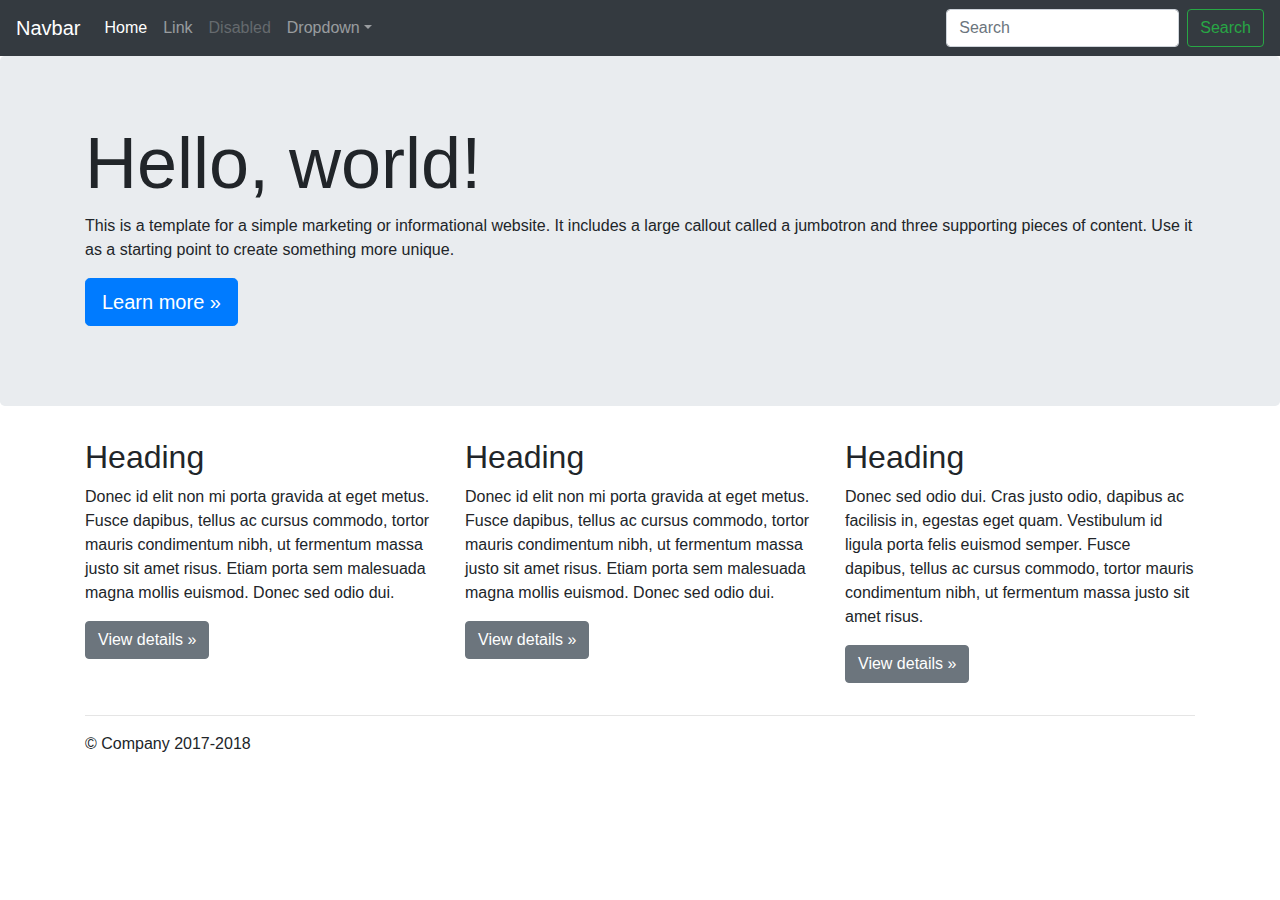
<file: fefef/bootstrap-4.0.0/docs/4.0/examples/jumbotron/index.html>
<!doctype html>
<html lang="en">
  <head>
    <meta charset="utf-8">
    <meta name="viewport" content="width=device-width, initial-scale=1, shrink-to-fit=no">
    <meta name="description" content="">
    <meta name="author" content="">
    <link rel="icon" href="../../../../favicon.ico">

    <title>Jumbotron Template for Bootstrap</title>

    <!-- Bootstrap core CSS -->
    <link href="../../../../dist/css/bootstrap.min.css" rel="stylesheet">

    <!-- Custom styles for this template -->
    <link href="jumbotron.css" rel="stylesheet">
  </head>

  <body>

    <nav class="navbar navbar-expand-md navbar-dark fixed-top bg-dark">
      <a class="navbar-brand" href="#">Navbar</a>
      <button class="navbar-toggler" type="button" data-toggle="collapse" data-target="#navbarsExampleDefault" aria-controls="navbarsExampleDefault" aria-expanded="false" aria-label="Toggle navigation">
        <span class="navbar-toggler-icon"></span>
      </button>

      <div class="collapse navbar-collapse" id="navbarsExampleDefault">
        <ul class="navbar-nav mr-auto">
          <li class="nav-item active">
            <a class="nav-link" href="#">Home <span class="sr-only">(current)</span></a>
          </li>
          <li class="nav-item">
            <a class="nav-link" href="#">Link</a>
          </li>
          <li class="nav-item">
            <a class="nav-link disabled" href="#">Disabled</a>
          </li>
          <li class="nav-item dropdown">
            <a class="nav-link dropdown-toggle" href="http://example.com" id="dropdown01" data-toggle="dropdown" aria-haspopup="true" aria-expanded="false">Dropdown</a>
            <div class="dropdown-menu" aria-labelledby="dropdown01">
              <a class="dropdown-item" href="#">Action</a>
              <a class="dropdown-item" href="#">Another action</a>
              <a class="dropdown-item" href="#">Something else here</a>
            </div>
          </li>
        </ul>
        <form class="form-inline my-2 my-lg-0">
          <input class="form-control mr-sm-2" type="text" placeholder="Search" aria-label="Search">
          <button class="btn btn-outline-success my-2 my-sm-0" type="submit">Search</button>
        </form>
      </div>
    </nav>

    <main role="main">

      <!-- Main jumbotron for a primary marketing message or call to action -->
      <div class="jumbotron">
        <div class="container">
          <h1 class="display-3">Hello, world!</h1>
          <p>This is a template for a simple marketing or informational website. It includes a large callout called a jumbotron and three supporting pieces of content. Use it as a starting point to create something more unique.</p>
          <p><a class="btn btn-primary btn-lg" href="#" role="button">Learn more &raquo;</a></p>
        </div>
      </div>

      <div class="container">
        <!-- Example row of columns -->
        <div class="row">
          <div class="col-md-4">
            <h2>Heading</h2>
            <p>Donec id elit non mi porta gravida at eget metus. Fusce dapibus, tellus ac cursus commodo, tortor mauris condimentum nibh, ut fermentum massa justo sit amet risus. Etiam porta sem malesuada magna mollis euismod. Donec sed odio dui. </p>
            <p><a class="btn btn-secondary" href="#" role="button">View details &raquo;</a></p>
          </div>
          <div class="col-md-4">
            <h2>Heading</h2>
            <p>Donec id elit non mi porta gravida at eget metus. Fusce dapibus, tellus ac cursus commodo, tortor mauris condimentum nibh, ut fermentum massa justo sit amet risus. Etiam porta sem malesuada magna mollis euismod. Donec sed odio dui. </p>
            <p><a class="btn btn-secondary" href="#" role="button">View details &raquo;</a></p>
          </div>
          <div class="col-md-4">
            <h2>Heading</h2>
            <p>Donec sed odio dui. Cras justo odio, dapibus ac facilisis in, egestas eget quam. Vestibulum id ligula porta felis euismod semper. Fusce dapibus, tellus ac cursus commodo, tortor mauris condimentum nibh, ut fermentum massa justo sit amet risus.</p>
            <p><a class="btn btn-secondary" href="#" role="button">View details &raquo;</a></p>
          </div>
        </div>

        <hr>

      </div> <!-- /container -->

    </main>

    <footer class="container">
      <p>&copy; Company 2017-2018</p>
    </footer>

    <!-- Bootstrap core JavaScript
    ================================================== -->
    <!-- Placed at the end of the document so the pages load faster -->
    <script src="https://code.jquery.com/jquery-3.2.1.slim.min.js" integrity="sha384-KJ3o2DKtIkvYIK3UENzmM7KCkRr/rE9/Qpg6aAZGJwFDMVNA/GpGFF93hXpG5KkN" crossorigin="anonymous"></script>
    <script>window.jQuery || document.write('<script src="../../../../assets/js/vendor/jquery-slim.min.js"><\/script>')</script>
    <script src="../../../../assets/js/vendor/popper.min.js"></script>
    <script src="../../../../dist/js/bootstrap.min.js"></script>
  </body>
</html>
</file>
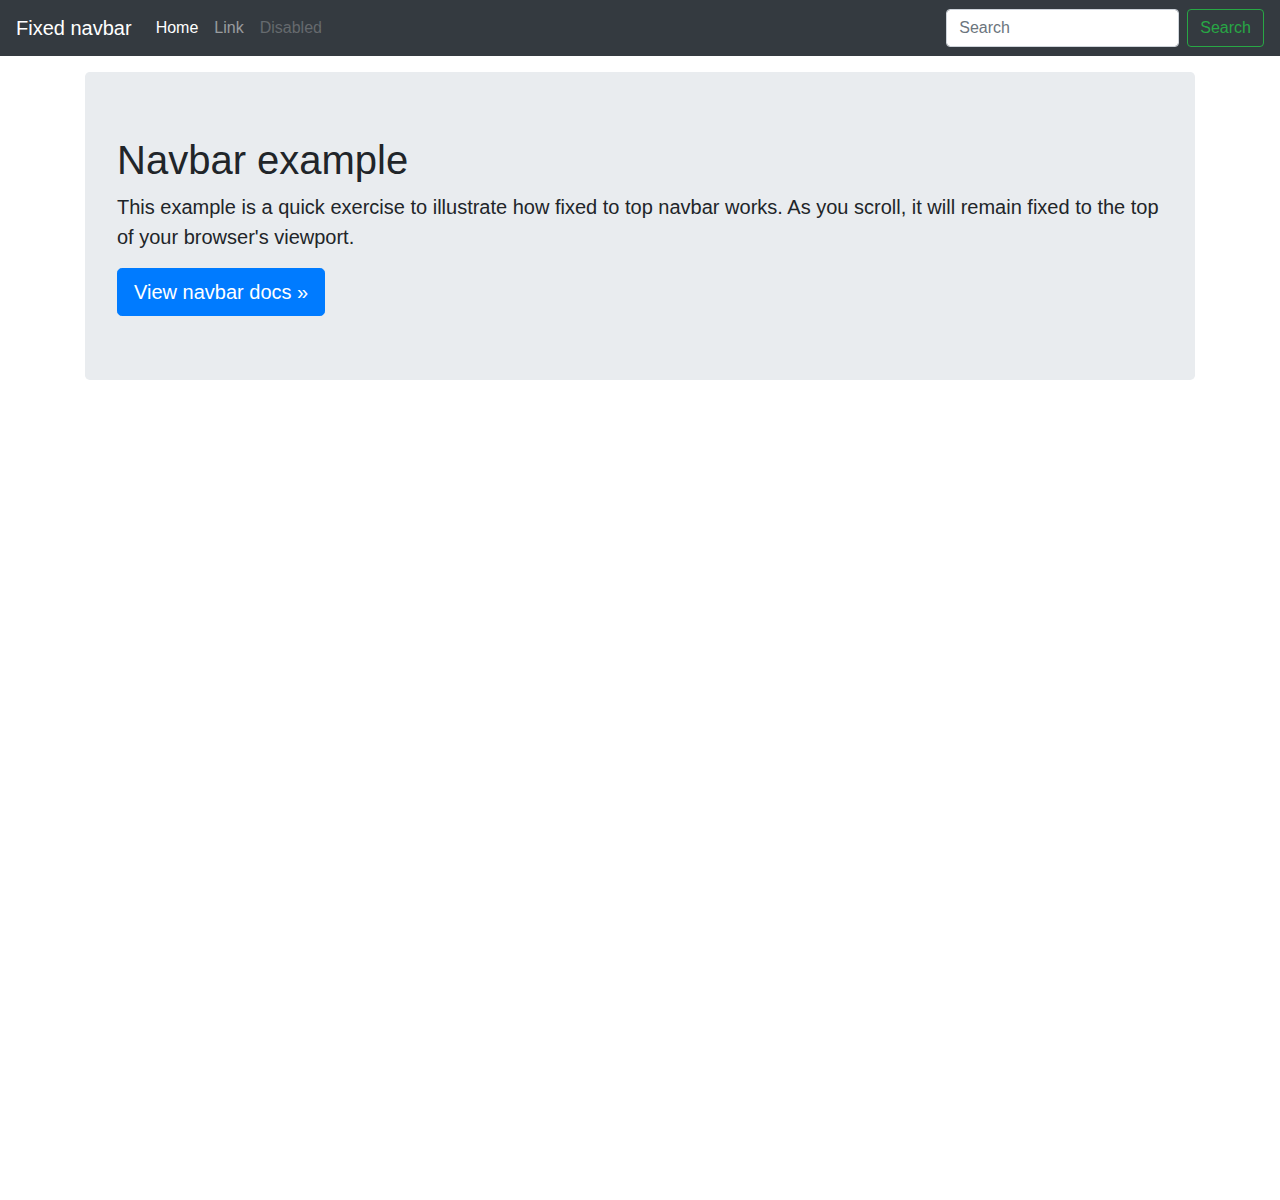
<file: fefef/bootstrap-4.0.0/docs/4.0/examples/navbar-fixed/index.html>
<!doctype html>
<html lang="en">
  <head>
    <meta charset="utf-8">
    <meta name="viewport" content="width=device-width, initial-scale=1, shrink-to-fit=no">
    <meta name="description" content="">
    <meta name="author" content="">
    <link rel="icon" href="../../../../favicon.ico">

    <title>Fixed top navbar example for Bootstrap</title>

    <!-- Bootstrap core CSS -->
    <link href="../../../../dist/css/bootstrap.min.css" rel="stylesheet">

    <!-- Custom styles for this template -->
    <link href="navbar-top-fixed.css" rel="stylesheet">
  </head>

  <body>

    <nav class="navbar navbar-expand-md navbar-dark fixed-top bg-dark">
      <a class="navbar-brand" href="#">Fixed navbar</a>
      <button class="navbar-toggler" type="button" data-toggle="collapse" data-target="#navbarCollapse" aria-controls="navbarCollapse" aria-expanded="false" aria-label="Toggle navigation">
        <span class="navbar-toggler-icon"></span>
      </button>
      <div class="collapse navbar-collapse" id="navbarCollapse">
        <ul class="navbar-nav mr-auto">
          <li class="nav-item active">
            <a class="nav-link" href="#">Home <span class="sr-only">(current)</span></a>
          </li>
          <li class="nav-item">
            <a class="nav-link" href="#">Link</a>
          </li>
          <li class="nav-item">
            <a class="nav-link disabled" href="#">Disabled</a>
          </li>
        </ul>
        <form class="form-inline mt-2 mt-md-0">
          <input class="form-control mr-sm-2" type="text" placeholder="Search" aria-label="Search">
          <button class="btn btn-outline-success my-2 my-sm-0" type="submit">Search</button>
        </form>
      </div>
    </nav>

    <main role="main" class="container">
      <div class="jumbotron">
        <h1>Navbar example</h1>
        <p class="lead">This example is a quick exercise to illustrate how fixed to top navbar works. As you scroll, it will remain fixed to the top of your browser's viewport.</p>
        <a class="btn btn-lg btn-primary" href="../../components/navbar/" role="button">View navbar docs &raquo;</a>
      </div>
    </main>

    <!-- Bootstrap core JavaScript
    ================================================== -->
    <!-- Placed at the end of the document so the pages load faster -->
    <script src="https://code.jquery.com/jquery-3.2.1.slim.min.js" integrity="sha384-KJ3o2DKtIkvYIK3UENzmM7KCkRr/rE9/Qpg6aAZGJwFDMVNA/GpGFF93hXpG5KkN" crossorigin="anonymous"></script>
    <script>window.jQuery || document.write('<script src="../../../../assets/js/vendor/jquery-slim.min.js"><\/script>')</script>
    <script src="../../../../assets/js/vendor/popper.min.js"></script>
    <script src="../../../../dist/js/bootstrap.min.js"></script>
  </body>
</html>
</file>
<file: fefef/bootstrap-4.0.0/docs/4.0/examples/album/album.css>
:root {
  --jumbotron-padding-y: 3rem;
}

.jumbotron {
  padding-top: var(--jumbotron-padding-y);
  padding-bottom: var(--jumbotron-padding-y);
  margin-bottom: 0;
  background-color: #fff;
}
@media (min-width: 768px) {
  .jumbotron {
    padding-top: calc(var(--jumbotron-padding-y) * 2);
    padding-bottom: calc(var(--jumbotron-padding-y) * 2);
  }
}

.jumbotron p:last-child {
  margin-bottom: 0;
}

.jumbotron-heading {
  font-weight: 300;
}

.jumbotron .container {
  max-width: 40rem;
}

footer {
  padding-top: 3rem;
  padding-bottom: 3rem;
}

footer p {
  margin-bottom: .25rem;
}

.box-shadow { box-shadow: 0 .25rem .75rem rgba(0, 0, 0, .05); }
</file>
<file: fefef/bootstrap-4.0.0/docs/4.0/examples/blog/blog.css>
/* stylelint-disable selector-list-comma-newline-after */

.blog-header {
  line-height: 1;
  border-bottom: 1px solid #e5e5e5;
}

.blog-header-logo {
  font-family: "Playfair Display", Georgia, "Times New Roman", serif;
  font-size: 2.25rem;
}

.blog-header-logo:hover {
  text-decoration: none;
}

h1, h2, h3, h4, h5, h6 {
  font-family: "Playfair Display", Georgia, "Times New Roman", serif;
}

.display-4 {
  font-size: 2.5rem;
}
@media (min-width: 768px) {
  .display-4 {
    font-size: 3rem;
  }
}

.nav-scroller {
  position: relative;
  z-index: 2;
  height: 2.75rem;
  overflow-y: hidden;
}

.nav-scroller .nav {
  display: -webkit-box;
  display: -ms-flexbox;
  display: flex;
  -ms-flex-wrap: nowrap;
  flex-wrap: nowrap;
  padding-bottom: 1rem;
  margin-top: -1px;
  overflow-x: auto;
  text-align: center;
  white-space: nowrap;
  -webkit-overflow-scrolling: touch;
}

.nav-scroller .nav-link {
  padding-top: .75rem;
  padding-bottom: .75rem;
  font-size: .875rem;
}

.card-img-right {
  height: 100%;
  border-radius: 0 3px 3px 0;
}

.flex-auto {
  -ms-flex: 0 0 auto;
  -webkit-box-flex: 0;
  flex: 0 0 auto;
}

.h-250 { height: 250px; }
@media (min-width: 768px) {
  .h-md-250 { height: 250px; }
}

.border-top { border-top: 1px solid #e5e5e5; }
.border-bottom { border-bottom: 1px solid #e5e5e5; }

.box-shadow { box-shadow: 0 .25rem .75rem rgba(0, 0, 0, .05); }

/*
 * Blog name and description
 */
.blog-title {
  margin-bottom: 0;
  font-size: 2rem;
  font-weight: 400;
}
.blog-description {
  font-size: 1.1rem;
  color: #999;
}

@media (min-width: 40em) {
  .blog-title {
    font-size: 3.5rem;
  }
}

/* Pagination */
.blog-pagination {
  margin-bottom: 4rem;
}
.blog-pagination > .btn {
  border-radius: 2rem;
}

/*
 * Blog posts
 */
.blog-post {
  margin-bottom: 4rem;
}
.blog-post-title {
  margin-bottom: .25rem;
  font-size: 2.5rem;
}
.blog-post-meta {
  margin-bottom: 1.25rem;
  color: #999;
}

/*
 * Footer
 */
.blog-footer {
  padding: 2.5rem 0;
  color: #999;
  text-align: center;
  background-color: #f9f9f9;
  border-top: .05rem solid #e5e5e5;
}
.blog-footer p:last-child {
  margin-bottom: 0;
}
</file>
<file: fefef/bootstrap-4.0.0/docs/4.0/examples/carousel/carousel.css>
/* GLOBAL STYLES
-------------------------------------------------- */
/* Padding below the footer and lighter body text */

body {
  padding-top: 3rem;
  padding-bottom: 3rem;
  color: #5a5a5a;
}


/* CUSTOMIZE THE CAROUSEL
-------------------------------------------------- */

/* Carousel base class */
.carousel {
  margin-bottom: 4rem;
}
/* Since positioning the image, we need to help out the caption */
.carousel-caption {
  bottom: 3rem;
  z-index: 10;
}

/* Declare heights because of positioning of img element */
.carousel-item {
  height: 32rem;
  background-color: #777;
}
.carousel-item > img {
  position: absolute;
  top: 0;
  left: 0;
  min-width: 100%;
  height: 32rem;
}


/* MARKETING CONTENT
-------------------------------------------------- */

/* Center align the text within the three columns below the carousel */
.marketing .col-lg-4 {
  margin-bottom: 1.5rem;
  text-align: center;
}
.marketing h2 {
  font-weight: 400;
}
.marketing .col-lg-4 p {
  margin-right: .75rem;
  margin-left: .75rem;
}


/* Featurettes
------------------------- */

.featurette-divider {
  margin: 5rem 0; /* Space out the Bootstrap <hr> more */
}

/* Thin out the marketing headings */
.featurette-heading {
  font-weight: 300;
  line-height: 1;
  letter-spacing: -.05rem;
}


/* RESPONSIVE CSS
-------------------------------------------------- */

@media (min-width: 40em) {
  /* Bump up size of carousel content */
  .carousel-caption p {
    margin-bottom: 1.25rem;
    font-size: 1.25rem;
    line-height: 1.4;
  }

  .featurette-heading {
    font-size: 50px;
  }
}

@media (min-width: 62em) {
  .featurette-heading {
    margin-top: 7rem;
  }
}
</file>
<file: fefef/bootstrap-4.0.0/docs/4.0/examples/cover/cover.css>
/*
 * Globals
 */

/* Links */
a,
a:focus,
a:hover {
  color: #fff;
}

/* Custom default button */
.btn-secondary,
.btn-secondary:hover,
.btn-secondary:focus {
  color: #333;
  text-shadow: none; /* Prevent inheritance from `body` */
  background-color: #fff;
  border: .05rem solid #fff;
}


/*
 * Base structure
 */

html,
body {
  height: 100%;
  background-color: #333;
}

body {
  display: -ms-flexbox;
  display: -webkit-box;
  display: flex;
  -ms-flex-pack: center;
  -webkit-box-pack: center;
  justify-content: center;
  color: #fff;
  text-shadow: 0 .05rem .1rem rgba(0, 0, 0, .5);
  box-shadow: inset 0 0 5rem rgba(0, 0, 0, .5);
}

.cover-container {
  max-width: 42em;
}


/*
 * Header
 */
.masthead {
  margin-bottom: 2rem;
}

.masthead-brand {
  margin-bottom: 0;
}

.nav-masthead .nav-link {
  padding: .25rem 0;
  font-weight: 700;
  color: rgba(255, 255, 255, .5);
  background-color: transparent;
  border-bottom: .25rem solid transparent;
}

.nav-masthead .nav-link:hover,
.nav-masthead .nav-link:focus {
  border-bottom-color: rgba(255, 255, 255, .25);
}

.nav-masthead .nav-link + .nav-link {
  margin-left: 1rem;
}

.nav-masthead .active {
  color: #fff;
  border-bottom-color: #fff;
}

@media (min-width: 48em) {
  .masthead-brand {
    float: left;
  }
  .nav-masthead {
    float: right;
  }
}


/*
 * Cover
 */
.cover {
  padding: 0 1.5rem;
}
.cover .btn-lg {
  padding: .75rem 1.25rem;
  font-weight: 700;
}


/*
 * Footer
 */
.mastfoot {
  color: rgba(255, 255, 255, .5);
}
</file>
<file: fefef/bootstrap-4.0.0/docs/4.0/examples/grid/grid.css>
body {
  padding-top: 2rem;
  padding-bottom: 2rem;
}

h3 {
  margin-top: 2rem;
}

.row {
  margin-bottom: 1rem;
}
.row .row {
  margin-top: 1rem;
  margin-bottom: 0;
}
[class*="col-"] {
  padding-top: 1rem;
  padding-bottom: 1rem;
  background-color: rgba(86, 61, 124, .15);
  border: 1px solid rgba(86, 61, 124, .2);
}

hr {
  margin-top: 2rem;
  margin-bottom: 2rem;
}
</file>
<file: fefef/bootstrap-4.0.0/docs/4.0/examples/jumbotron/jumbotron.css>
/* Move down content because we have a fixed navbar that is 3.5rem tall */
body {
  padding-top: 3.5rem;
}
</file>
<file: fefef/bootstrap-4.0.0/docs/4.0/examples/navbar-fixed/navbar-top-fixed.css>
/* Show it is fixed to the top */
body {
  min-height: 75rem;
  padding-top: 4.5rem;
}
</file>
<file: fefef/bootstrap-4.0.0/js/tests/vendor/qunit.css>
/*!
 * QUnit 2.4.1
 * https://qunitjs.com/
 *
 * Copyright jQuery Foundation and other contributors
 * Released under the MIT license
 * https://jquery.org/license
 *
 * Date: 2017-10-22T05:12Z
 */

/** Font Family and Sizes */

#qunit-tests, #qunit-header, #qunit-banner, #qunit-testrunner-toolbar, #qunit-filteredTest, #qunit-userAgent, #qunit-testresult {
	font-family: "Helvetica Neue Light", "HelveticaNeue-Light", "Helvetica Neue", Calibri, Helvetica, Arial, sans-serif;
}

#qunit-testrunner-toolbar, #qunit-filteredTest, #qunit-userAgent, #qunit-testresult, #qunit-tests li { font-size: small; }
#qunit-tests { font-size: smaller; }


/** Resets */

#qunit-tests, #qunit-header, #qunit-banner, #qunit-filteredTest, #qunit-userAgent, #qunit-testresult, #qunit-modulefilter {
	margin: 0;
	padding: 0;
}


/** Header (excluding toolbar) */

#qunit-header {
	padding: 0.5em 0 0.5em 1em;

	color: #8699A4;
	background-color: #0D3349;

	font-size: 1.5em;
	line-height: 1em;
	font-weight: 400;

	border-radius: 5px 5px 0 0;
}

#qunit-header a {
	text-decoration: none;
	color: #C2CCD1;
}

#qunit-header a:hover,
#qunit-header a:focus {
	color: #FFF;
}

#qunit-banner {
	height: 5px;
}

#qunit-filteredTest {
	padding: 0.5em 1em 0.5em 1em;
	color: #366097;
	background-color: #F4FF77;
}

#qunit-userAgent {
	padding: 0.5em 1em 0.5em 1em;
	color: #FFF;
	background-color: #2B81AF;
	text-shadow: rgba(0, 0, 0, 0.5) 2px 2px 1px;
}


/** Toolbar */

#qunit-testrunner-toolbar {
	padding: 0.5em 1em 0.5em 1em;
	color: #5E740B;
	background-color: #EEE;
}

#qunit-testrunner-toolbar .clearfix {
	height: 0;
	clear: both;
}

#qunit-testrunner-toolbar label {
	display: inline-block;
}

#qunit-testrunner-toolbar input[type=checkbox],
#qunit-testrunner-toolbar input[type=radio] {
	margin: 3px;
	vertical-align: -2px;
}

#qunit-testrunner-toolbar input[type=text] {
	box-sizing: border-box;
	height: 1.6em;
}

.qunit-url-config,
.qunit-filter,
#qunit-modulefilter {
	display: inline-block;
	line-height: 2.1em;
}

.qunit-filter,
#qunit-modulefilter {
	float: right;
	position: relative;
	margin-left: 1em;
}

.qunit-url-config label {
	margin-right: 0.5em;
}

#qunit-modulefilter-search {
	box-sizing: border-box;
	width: 400px;
}

#qunit-modulefilter-search-container:after {
	position: absolute;
	right: 0.3em;
	content: "\25bc";
	color: black;
}

#qunit-modulefilter-dropdown {
	/* align with #qunit-modulefilter-search */
	box-sizing: border-box;
	width: 400px;
	position: absolute;
	right: 0;
	top: 50%;
	margin-top: 0.8em;

	border: 1px solid #D3D3D3;
	border-top: none;
	border-radius: 0 0 .25em .25em;
	color: #000;
	background-color: #F5F5F5;
	z-index: 99;
}

#qunit-modulefilter-dropdown a {
	color: inherit;
	text-decoration: none;
}

#qunit-modulefilter-dropdown .clickable.checked {
	font-weight: bold;
	color: #000;
	background-color: #D2E0E6;
}

#qunit-modulefilter-dropdown .clickable:hover {
	color: #FFF;
	background-color: #0D3349;
}

#qunit-modulefilter-actions {
	display: block;
	overflow: auto;

	/* align with #qunit-modulefilter-dropdown-list */
	font: smaller/1.5em sans-serif;
}

#qunit-modulefilter-dropdown #qunit-modulefilter-actions > * {
	box-sizing: border-box;
	max-height: 2.8em;
	display: block;
	padding: 0.4em;
}

#qunit-modulefilter-dropdown #qunit-modulefilter-actions > button {
	float: right;
	font: inherit;
}

#qunit-modulefilter-dropdown #qunit-modulefilter-actions > :last-child {
	/* insert padding to align with checkbox margins */
	padding-left: 3px;
}

#qunit-modulefilter-dropdown-list {
	max-height: 200px;
	overflow-y: auto;
	margin: 0;
	border-top: 2px groove threedhighlight;
	padding: 0.4em 0 0;
	font: smaller/1.5em sans-serif;
}

#qunit-modulefilter-dropdown-list li {
	white-space: nowrap;
	overflow: hidden;
	text-overflow: ellipsis;
}

#qunit-modulefilter-dropdown-list .clickable {
	display: block;
	padding-left: 0.15em;
}


/** Tests: Pass/Fail */

#qunit-tests {
	list-style-position: inside;
}

#qunit-tests li {
	padding: 0.4em 1em 0.4em 1em;
	border-bottom: 1px solid #FFF;
	list-style-position: inside;
}

#qunit-tests > li {
	display: none;
}

#qunit-tests li.running,
#qunit-tests li.pass,
#qunit-tests li.fail,
#qunit-tests li.skipped,
#qunit-tests li.aborted {
	display: list-item;
}

#qunit-tests.hidepass {
	position: relative;
}

#qunit-tests.hidepass li.running,
#qunit-tests.hidepass li.pass:not(.todo) {
	visibility: hidden;
	position: absolute;
	width:   0;
	height:  0;
	padding: 0;
	border:  0;
	margin:  0;
}

#qunit-tests li strong {
	cursor: pointer;
}

#qunit-tests li.skipped strong {
	cursor: default;
}

#qunit-tests li a {
	padding: 0.5em;
	color: #C2CCD1;
	text-decoration: none;
}

#qunit-tests li p a {
	padding: 0.25em;
	color: #6B6464;
}
#qunit-tests li a:hover,
#qunit-tests li a:focus {
	color: #000;
}

#qunit-tests li .runtime {
	float: right;
	font-size: smaller;
}

.qunit-assert-list {
	margin-top: 0.5em;
	padding: 0.5em;

	background-color: #FFF;

	border-radius: 5px;
}

.qunit-source {
	margin: 0.6em 0 0.3em;
}

.qunit-collapsed {
	display: none;
}

#qunit-tests table {
	border-collapse: collapse;
	margin-top: 0.2em;
}

#qunit-tests th {
	text-align: right;
	vertical-align: top;
	padding: 0 0.5em 0 0;
}

#qunit-tests td {
	vertical-align: top;
}

#qunit-tests pre {
	margin: 0;
	white-space: pre-wrap;
	word-wrap: break-word;
}

#qunit-tests del {
	color: #374E0C;
	background-color: #E0F2BE;
	text-decoration: none;
}

#qunit-tests ins {
	color: #500;
	background-color: #FFCACA;
	text-decoration: none;
}

/*** Test Counts */

#qunit-tests b.counts                       { color: #000; }
#qunit-tests b.passed                       { color: #5E740B; }
#qunit-tests b.failed                       { color: #710909; }

#qunit-tests li li {
	padding: 5px;
	background-color: #FFF;
	border-bottom: none;
	list-style-position: inside;
}

/*** Passing Styles */

#qunit-tests li li.pass {
	color: #3C510C;
	background-color: #FFF;
	border-left: 10px solid #C6E746;
}

#qunit-tests .pass                          { color: #528CE0; background-color: #D2E0E6; }
#qunit-tests .pass .test-name               { color: #366097; }

#qunit-tests .pass .test-actual,
#qunit-tests .pass .test-expected           { color: #999; }

#qunit-banner.qunit-pass                    { background-color: #C6E746; }

/*** Failing Styles */

#qunit-tests li li.fail {
	color: #710909;
	background-color: #FFF;
	border-left: 10px solid #EE5757;
	white-space: pre;
}

#qunit-tests > li:last-child {
	border-radius: 0 0 5px 5px;
}

#qunit-tests .fail                          { color: #000; background-color: #EE5757; }
#qunit-tests .fail .test-name,
#qunit-tests .fail .module-name             { color: #000; }

#qunit-tests .fail .test-actual             { color: #EE5757; }
#qunit-tests .fail .test-expected           { color: #008000; }

#qunit-banner.qunit-fail                    { background-color: #EE5757; }


/*** Aborted tests */
#qunit-tests .aborted { color: #000; background-color: orange; }
/*** Skipped tests */

#qunit-tests .skipped {
	background-color: #EBECE9;
}

#qunit-tests .qunit-todo-label,
#qunit-tests .qunit-skipped-label {
	background-color: #F4FF77;
	display: inline-block;
	font-style: normal;
	color: #366097;
	line-height: 1.8em;
	padding: 0 0.5em;
	margin: -0.4em 0.4em -0.4em 0;
}

#qunit-tests .qunit-todo-label {
	background-color: #EEE;
}

/** Result */

#qunit-testresult {
	color: #2B81AF;
	background-color: #D2E0E6;

	border-bottom: 1px solid #FFF;
}
#qunit-testresult .clearfix {
	height: 0;
	clear: both;
}
#qunit-testresult .module-name {
	font-weight: 700;
}
#qunit-testresult-display {
	padding: 0.5em 1em 0.5em 1em;
	width: 85%;
	float:left;
}
#qunit-testresult-controls {
	padding: 0.5em 1em 0.5em 1em;
  width: 10%;
	float:left;
}

/** Fixture */

#qunit-fixture {
	position: absolute;
	top: -10000px;
	left: -10000px;
	width: 1000px;
	height: 1000px;
}
</file>
